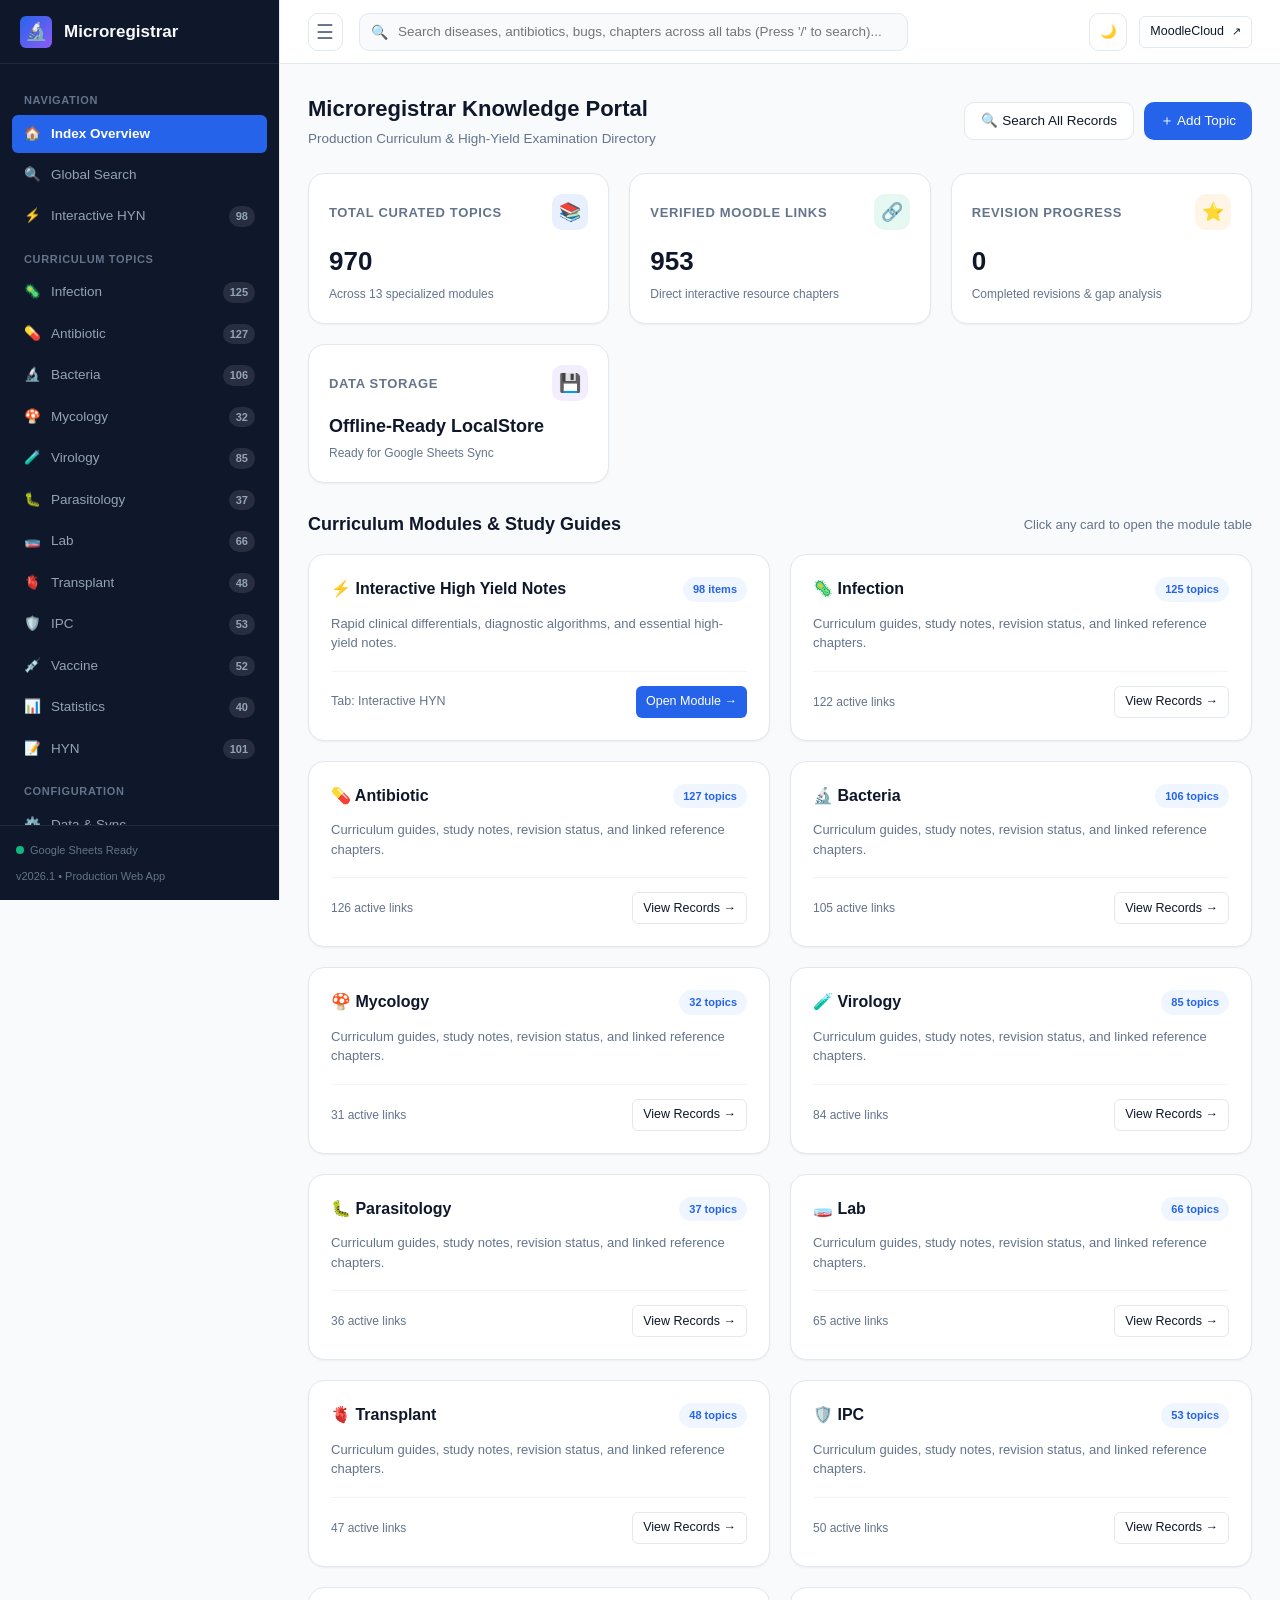
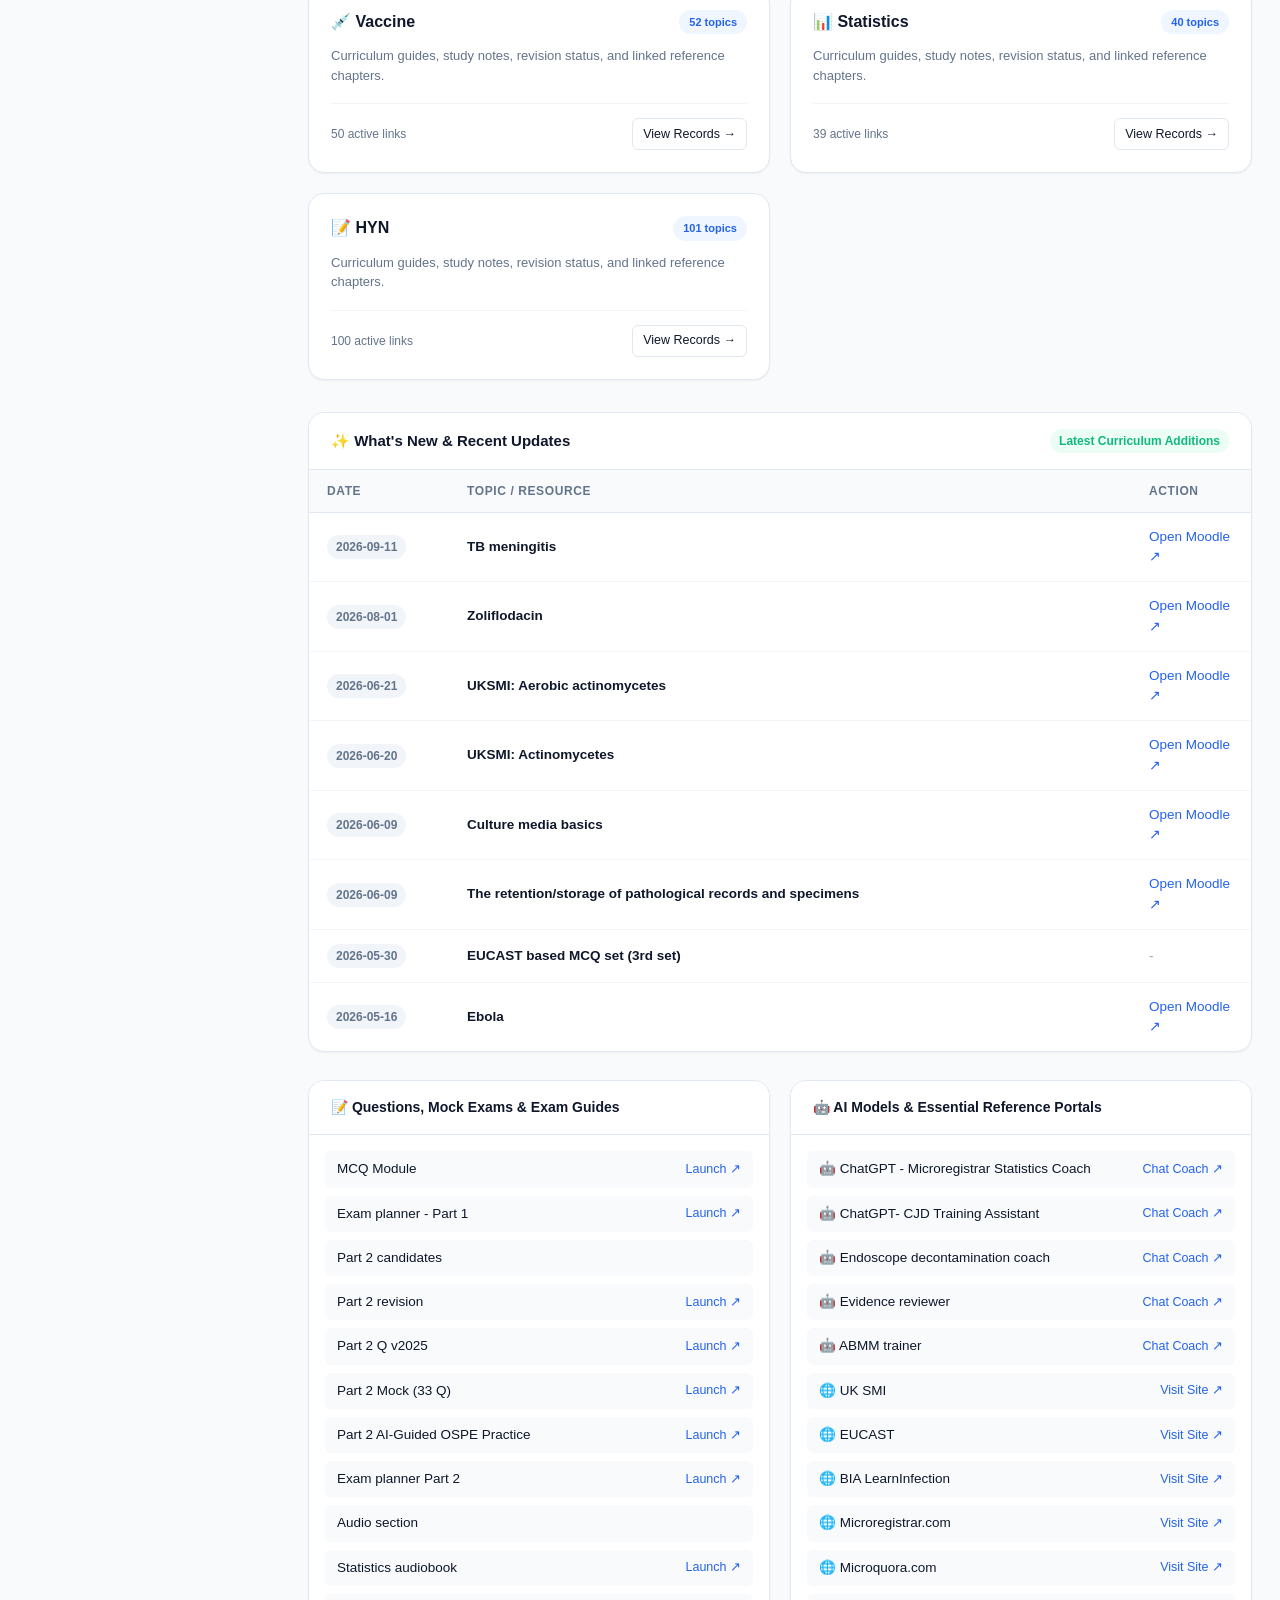
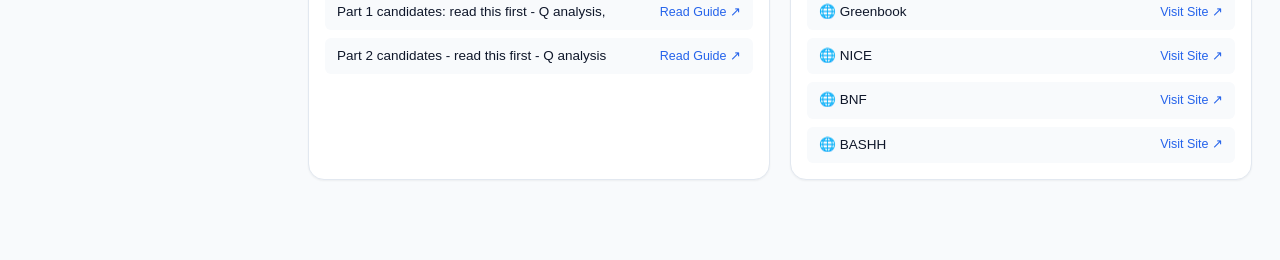
<file: index.html>
<!DOCTYPE html>
<html lang="en" data-theme="light">
<head>
  <meta charset="UTF-8">
  <meta name="viewport" content="width=device-width, initial-scale=1.0">
  <title>Microregistrar Knowledge Portal | Curriculum & Study Directory</title>
  
  <!-- Modern clean typography & reset -->
  <link rel="stylesheet" href="assets/css/style.css">
  <link rel="icon" href="data:image/svg+xml,<svg xmlns=%22http://www.w3.org/2000/svg%22 viewBox=%220 0 100 100%22><text y=%22.9em%22 font-size=%2290%22>🔬</text></svg>">
</head>
<body>
  <div class="app-container" id="app">
    
    <!-- Sidebar Navigation -->
    <aside class="sidebar" id="sidebar">
      <div class="sidebar-header">
        <a href="#index" class="brand">
          <div class="brand-icon">🔬</div>
          <span>Microregistrar</span>
        </a>
        <button class="sidebar-close" id="sidebar-close" aria-label="Close sidebar">✕</button>
      </div>

      <nav class="sidebar-nav" id="sidebar-nav">
        <!-- Generated dynamically in app.js -->
      </nav>

      <div class="sidebar-footer">
        <div class="storage-status">
          <span class="status-dot"></span>
          <span>Google Sheets Ready</span>
        </div>
        <div style="font-size: 11px; color: #64748b; line-height: 1.4;">
          v2026.1 • Production Web App
        </div>
      </div>
    </aside>

    <!-- Main Content Wrapper -->
    <div class="main-wrapper">
      
      <!-- Top Header -->
      <header class="top-header">
        <div class="header-left">
          <button class="sidebar-toggle btn-icon" id="sidebar-toggle" aria-label="Toggle navigation">☰</button>
          <div class="global-search-container">
            <span class="search-icon">🔍</span>
            <input type="text" id="global-search" class="global-search-input" placeholder="Search diseases, antibiotics, bugs, chapters across all tabs (Press '/' to search)...">
          </div>
        </div>

        <div class="header-right">
          <button id="theme-toggle-btn" class="btn-icon" title="Toggle Dark Mode" aria-label="Toggle Dark Mode">🌙</button>
          <a href="https://microregistrar.moodlecloud.com/" target="_blank" rel="noopener noreferrer" class="btn btn-secondary btn-sm">
            <span>MoodleCloud</span>
            <span style="font-size: 11px;">↗</span>
          </a>
        </div>
      </header>

      <!-- Dynamic Page Container -->
      <main class="page-content" id="page-container">
        <div class="state-box">
          <div class="spinner"></div>
          <div class="state-title">Loading Curriculum Directory...</div>
        </div>
      </main>

    </div>
  </div>

  <!-- Reusable Add / Edit Record Modal -->
  <div class="modal-backdrop" id="modal-backdrop">
    <div class="modal-card">
      <div class="modal-header">
        <h3 class="modal-title" id="modal-title">Record Form</h3>
        <button class="modal-close" data-close-modal aria-label="Close modal">✕</button>
      </div>
      <div class="modal-body" id="modal-form-container">
        <!-- Form elements populated dynamically -->
      </div>
      <div class="modal-footer">
        <button type="button" class="btn btn-secondary" data-close-modal>Cancel</button>
        <button type="button" class="btn btn-primary" id="modal-submit-btn">Save Changes</button>
      </div>
    </div>
  </div>

  <!-- Scripts: Initial Data -> Data Access Layer -> UI Controller -->
  <script src="assets/js/initial_data.js"></script>
  <script src="assets/js/data_store.js"></script>
  <script src="assets/js/app.js"></script>
</body>
</html>
</file>
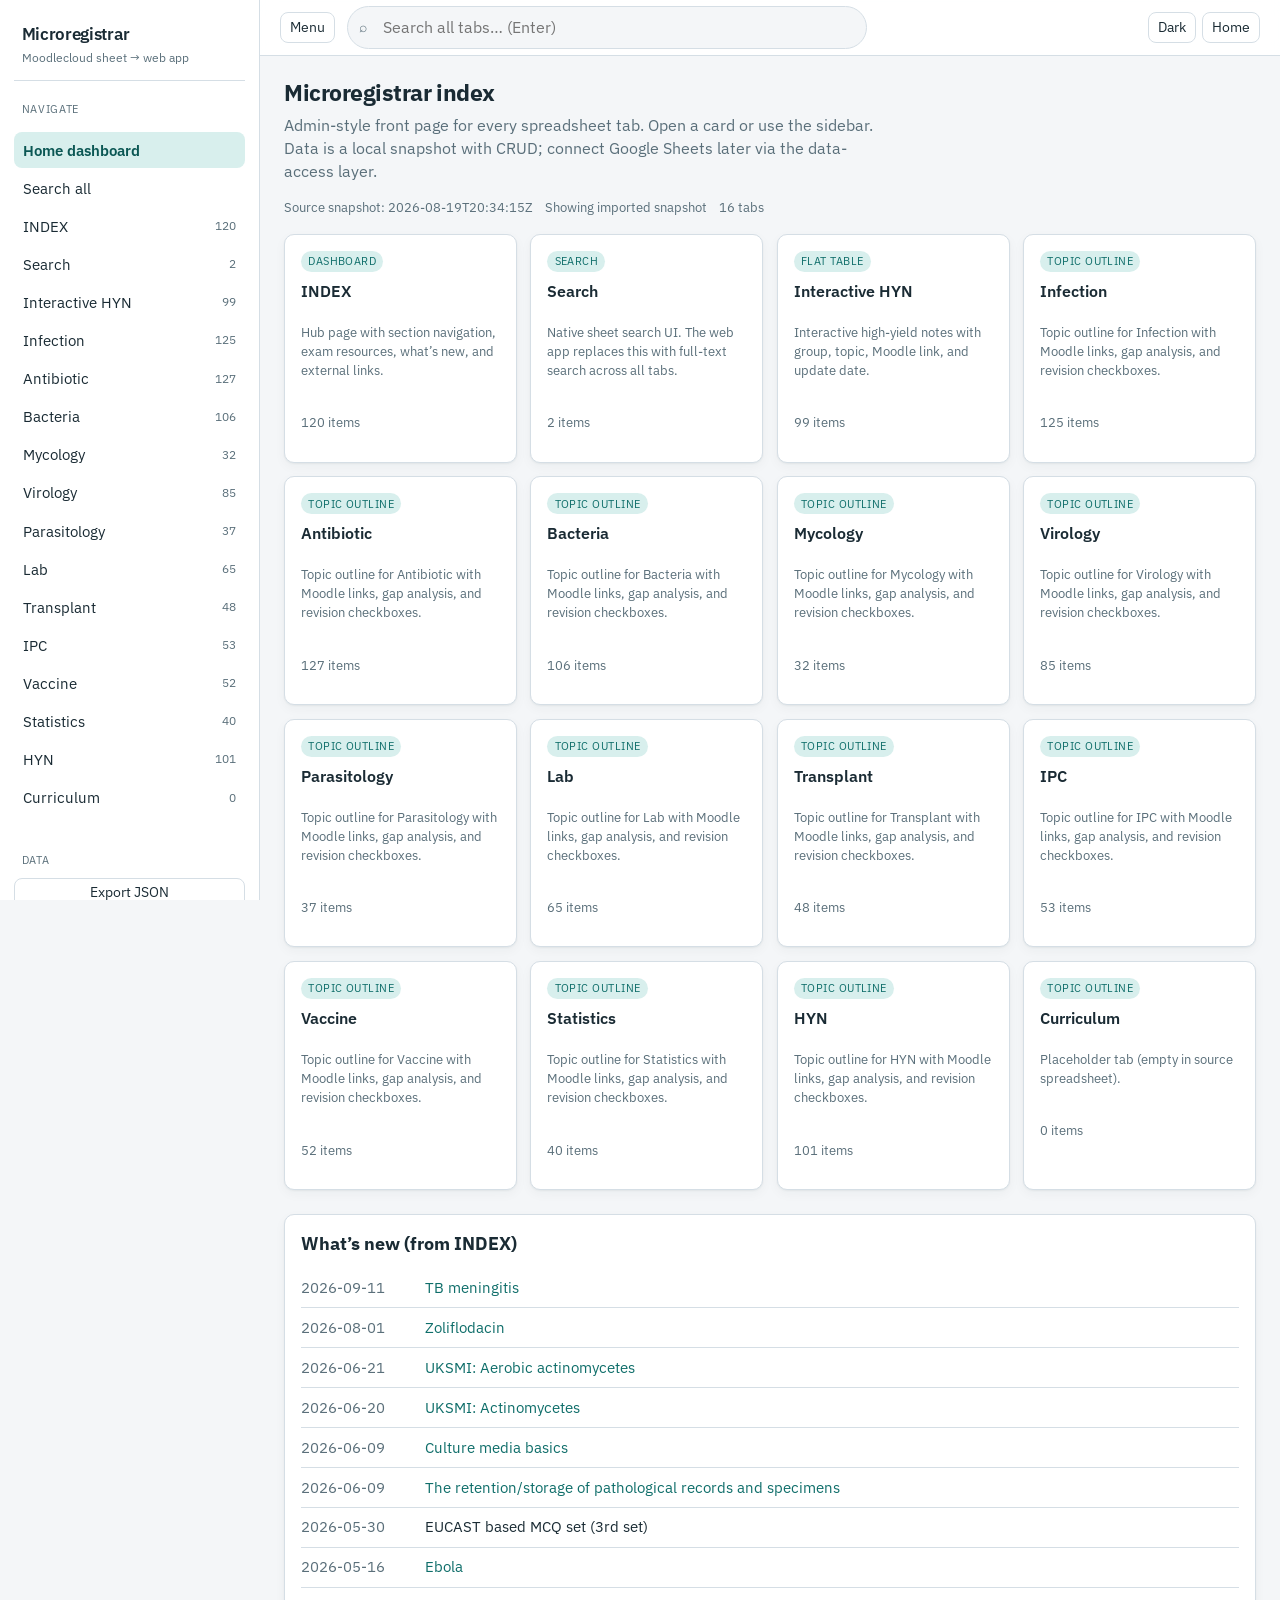
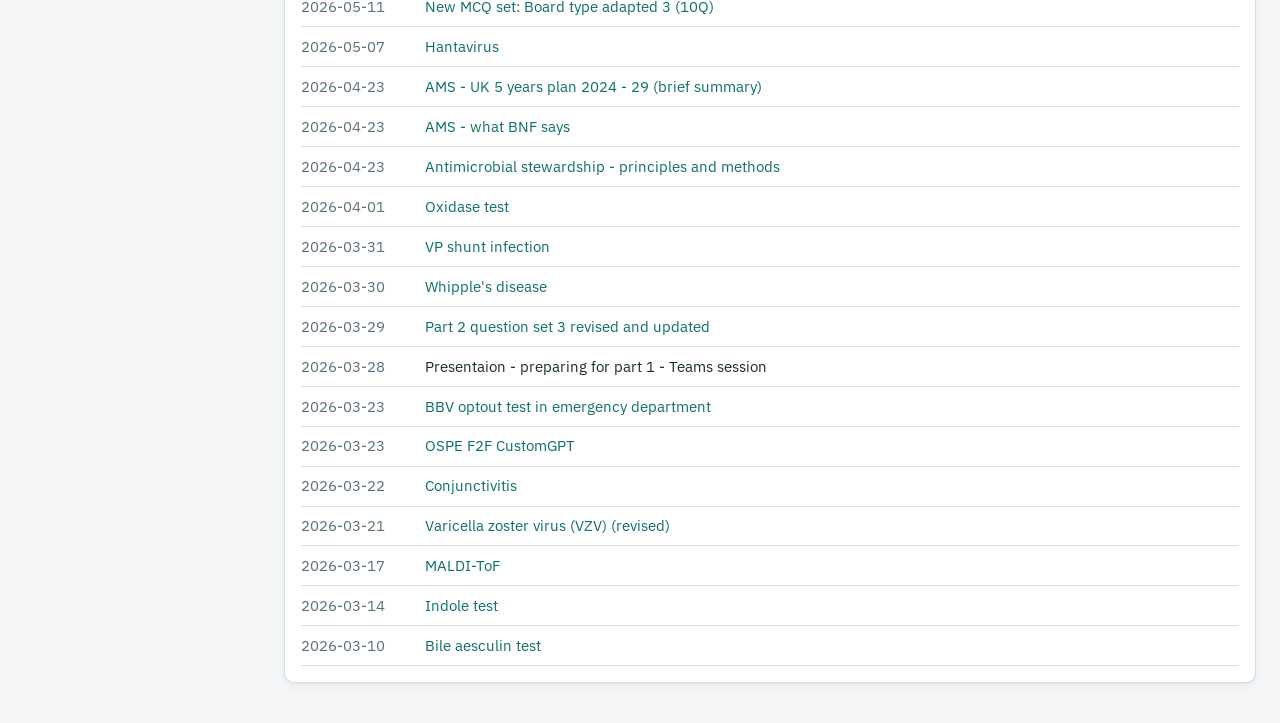
<file: app/index.html>
<!DOCTYPE html>
<html lang="en">
  <head>
    <meta charset="utf-8" />
    <meta name="viewport" content="width=device-width, initial-scale=1" />
    <title>Microregistrar Sheet App</title>
    <link rel="preconnect" href="https://fonts.googleapis.com" />
    <link rel="preconnect" href="https://fonts.gstatic.com" crossorigin />
    <link
      href="https://fonts.googleapis.com/css2?family=IBM+Plex+Mono:wght@400;500&family=IBM+Plex+Sans:wght@400;500;600;700&display=swap"
      rel="stylesheet"
    />
    <link rel="stylesheet" href="./css/styles.css" />
  </head>
  <body>
    <div class="app-shell">
      <div id="nav-overlay" class="mobile-nav-overlay" hidden></div>
      <aside class="sidebar" id="sidebar" aria-label="Primary">
        <div class="brand">
          <div class="brand-title">Microregistrar</div>
          <div class="brand-sub">Moodlecloud sheet → web app</div>
        </div>
        <div class="nav-section-label">Navigate</div>
        <ul class="nav-list" id="nav-list"></ul>
        <div class="sidebar-footer">
          <div class="nav-section-label">Data</div>
          <button class="btn btn-sm" type="button" id="export-json">Export JSON</button>
          <label class="btn btn-sm" for="import-json">Import JSON</label>
          <input id="import-json" type="file" accept="application/json,.json" hidden />
          <button class="btn btn-sm btn-danger" type="button" id="reset-data">Reset snapshot</button>
        </div>
      </aside>

      <div class="main">
        <header class="topbar">
          <button class="btn btn-sm menu-toggle" type="button" id="menu-toggle" aria-label="Open menu">Menu</button>
          <div class="search-wrap">
            <span class="search-icon" aria-hidden="true">⌕</span>
            <input
              id="global-search"
              type="search"
              placeholder="Search all tabs… (Enter)"
              aria-label="Search all tabs"
            />
          </div>
          <div class="topbar-actions">
            <button class="btn btn-sm" type="button" id="theme-toggle">Dark</button>
            <a class="btn btn-sm" href="#/">Home</a>
          </div>
        </header>
        <main class="content" id="content" aria-live="polite"></main>
      </div>
    </div>

    <div class="modal-backdrop" id="modal-backdrop" hidden>
      <div class="modal" role="dialog" aria-modal="true" aria-labelledby="modal-title">
        <h2 id="modal-title">Edit</h2>
        <div id="modal-body"></div>
        <div class="modal-actions">
          <button class="btn" type="button" id="modal-cancel">Cancel</button>
          <button class="btn btn-primary" type="button" id="modal-save">Save</button>
        </div>
      </div>
    </div>

    <div class="toast" id="toast" role="status"></div>

    <script src="./js/data-access.js"></script>
    <script src="./js/app.js"></script>
  </body>
</html>
</file>
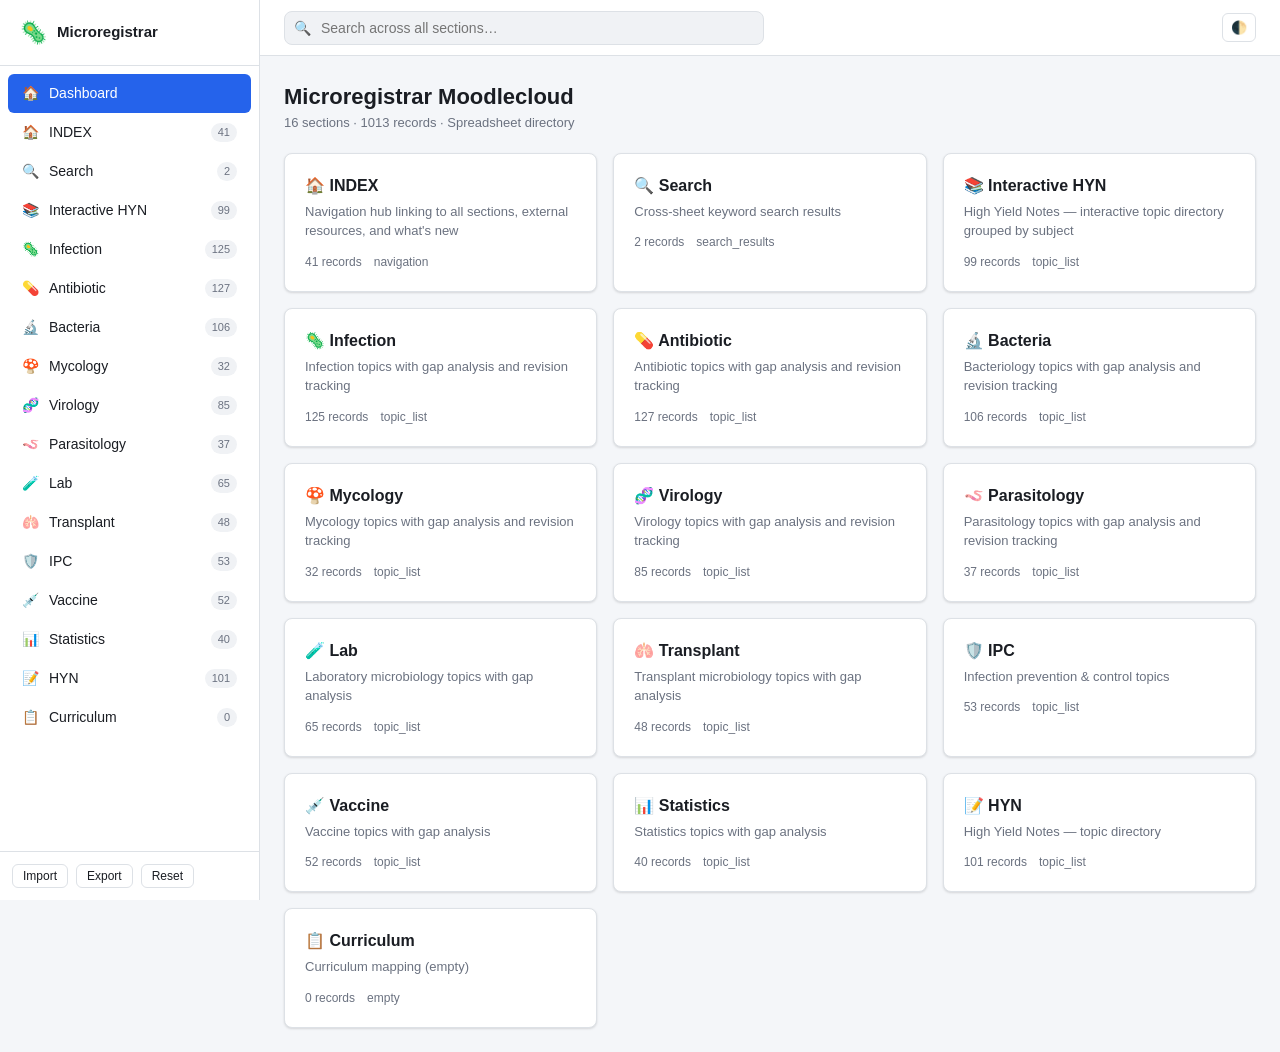
<file: microregistrar-app/index.html>
<!DOCTYPE html>
<html lang="en">
<head>
  <meta charset="UTF-8">
  <meta name="viewport" content="width=device-width, initial-scale=1.0">
  <title>Microregistrar Moodlecloud</title>
  <link rel="stylesheet" href="css/styles.css">
</head>
<body>
  <div class="app-shell">
    <aside class="sidebar" id="sidebar">
      <div class="sidebar-header">
        <span class="logo">🦠</span>
        <span>Microregistrar</span>
      </div>
      <nav class="sidebar-nav" id="sidebar-nav"></nav>
      <div class="sidebar-footer">
        <button class="btn btn-sm" id="btn-import" title="Import JSON">Import</button>
        <button class="btn btn-sm" id="btn-export" title="Export JSON">Export</button>
        <button class="btn btn-sm" id="btn-reset" title="Reset to seed data">Reset</button>
      </div>
    </aside>

    <div class="main">
      <header class="topbar">
        <button class="menu-toggle" id="menu-toggle" aria-label="Toggle menu">☰</button>
        <div class="search-bar">
          <input type="search" id="global-search" placeholder="Search across all sections…" autocomplete="off">
        </div>
        <div class="topbar-actions">
          <button class="btn btn-icon" id="theme-toggle" title="Toggle dark mode" aria-label="Toggle theme">🌓</button>
        </div>
      </header>
      <main class="content" id="page-content">
        <div class="loading"><div class="spinner"></div><p>Loading…</p></div>
      </main>
    </div>
  </div>

  <script src="js/data-store.js"></script>
  <script src="js/app.js"></script>
</body>
</html>
</file>
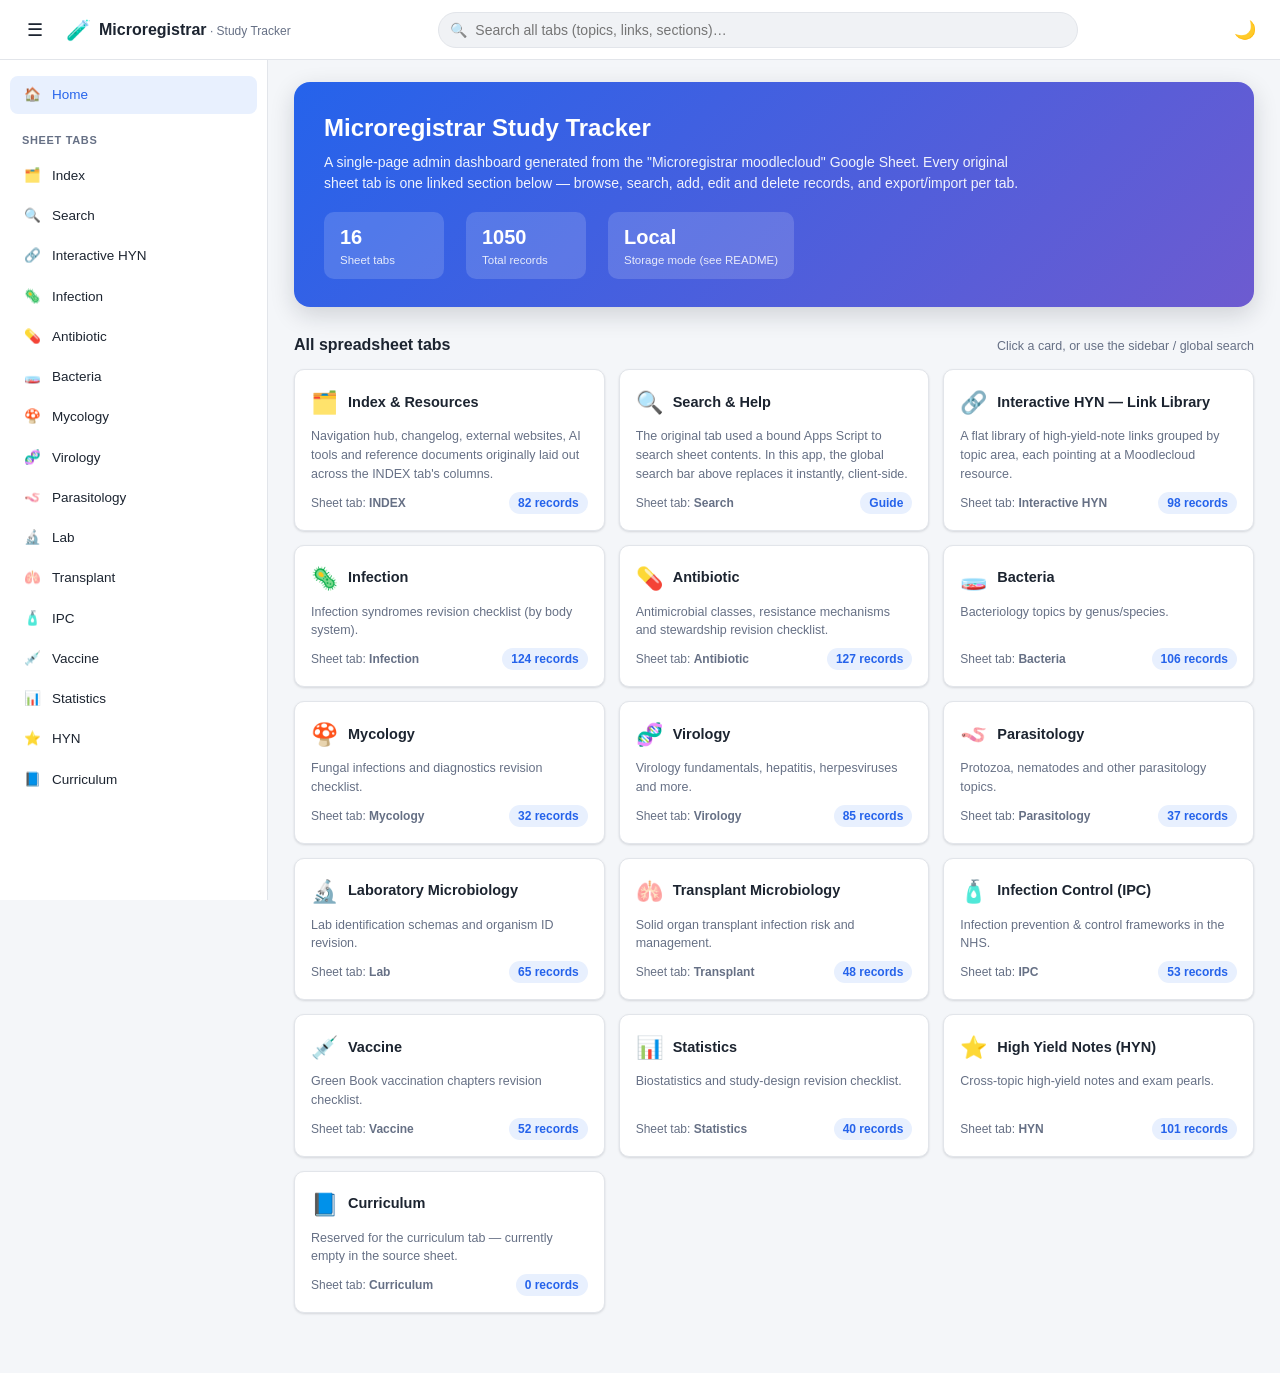
<file: webapp/index.html>
<!DOCTYPE html>
<html lang="en" data-theme="light">
<head>
  <meta charset="UTF-8" />
  <meta name="viewport" content="width=device-width, initial-scale=1.0" />
  <title>Microregistrar Study Tracker</title>
  <meta name="description" content="Admin dashboard generated from the Microregistrar moodlecloud Google Sheet." />
  <link rel="icon" href="data:image/svg+xml,%3Csvg xmlns='http://www.w3.org/2000/svg' viewBox='0 0 100 100'%3E%3Ctext y='.9em' font-size='90'%3E%F0%9F%A6%A0%3C/text%3E%3C/svg%3E" />
  <link rel="stylesheet" href="styles.css" />
</head>
<body>
  <div id="app">
    <header class="topbar">
      <button id="sidebarToggle" class="icon-btn" aria-label="Toggle navigation menu">&#9776;</button>
      <a href="#/home" class="brand">
        <span class="brand-emoji">&#129514;</span>
        <span>Microregistrar<span class="brand-sub"> &middot; Study Tracker</span></span>
      </a>
      <div class="global-search">
        <input id="globalSearchInput" type="search" autocomplete="off" placeholder="Search all tabs (topics, links, sections)&hellip;" aria-label="Search all tabs" />
        <div id="globalSearchResults" class="search-results" hidden></div>
      </div>
      <div class="topbar-actions">
        <button id="themeToggle" class="icon-btn" aria-label="Toggle dark mode" title="Toggle dark mode">&#127775;</button>
      </div>
    </header>

    <div class="layout">
      <div id="sidebarOverlay" class="sidebar-overlay"></div>
      <nav id="sidebar" class="sidebar">
        <a href="#/home" class="nav-link" data-route="home"><span class="nl-icon">&#127968;</span><span>Home</span></a>
        <div class="nav-section-label">Sheet Tabs</div>
        <div id="sidebarTabs"></div>
      </nav>
      <main id="mainContent" class="main-content" aria-live="polite"></main>
    </div>
  </div>

  <div id="modalRoot"></div>
  <div id="toastRoot" class="toast-root"></div>

  <script src="data/seed-data.js"></script>
  <script src="js/tabs-config.js"></script>
  <script src="js/data-layer.js"></script>
  <script src="js/app.js"></script>
</body>
</html>
</file>
<file: assets/css/style.css>
/* Modern Admin Dashboard Styles for Microregistrar Portal */
:root {
  --primary: #2563eb;
  --primary-hover: #1d4ed8;
  --primary-light: #eff6ff;
  --primary-focus: rgba(37, 99, 235, 0.2);
  
  --success: #10b981;
  --success-light: #ecfdf5;
  --warning: #f59e0b;
  --warning-light: #fffbeb;
  --danger: #ef4444;
  --danger-hover: #dc2626;
  --danger-light: #fef2f2;
  
  --bg-app: #f8fafc;
  --bg-surface: #ffffff;
  --bg-sidebar: #0f172a;
  --bg-sidebar-hover: #1e293b;
  --bg-sidebar-active: #334155;
  --text-sidebar: #94a3b8;
  --text-sidebar-bright: #f8fafc;
  
  --text-main: #0f172a;
  --text-muted: #64748b;
  --text-light: #94a3b8;
  
  --border-color: #e2e8f0;
  --border-light: #f1f5f9;
  
  --radius-sm: 6px;
  --radius-md: 10px;
  --radius-lg: 16px;
  --radius-full: 9999px;
  
  --shadow-sm: 0 1px 2px 0 rgba(0, 0, 0, 0.05);
  --shadow-md: 0 4px 6px -1px rgba(0, 0, 0, 0.1), 0 2px 4px -1px rgba(0, 0, 0, 0.06);
  --shadow-lg: 0 10px 15px -3px rgba(0, 0, 0, 0.1), 0 4px 6px -2px rgba(0, 0, 0, 0.05);
  --shadow-xl: 0 20px 25px -5px rgba(0, 0, 0, 0.1), 0 10px 10px -5px rgba(0, 0, 0, 0.04);
  
  --sidebar-width: 280px;
  --header-height: 64px;
  --transition: all 0.2s cubic-bezier(0.4, 0, 0.2, 1);
}

[data-theme="dark"] {
  --primary: #3b82f6;
  --primary-hover: #60a5fa;
  --primary-light: #1e293b;
  --primary-focus: rgba(59, 130, 246, 0.3);
  
  --bg-app: #090d16;
  --bg-surface: #111827;
  --bg-sidebar: #0b0f19;
  --bg-sidebar-hover: #1f2937;
  --bg-sidebar-active: #374151;
  --text-sidebar: #9ca3af;
  --text-sidebar-bright: #f9fafb;
  
  --text-main: #f3f4f6;
  --text-muted: #9ca3af;
  --text-light: #6b7280;
  
  --border-color: #1f2937;
  --border-light: #18202f;
  
  --shadow-sm: 0 1px 2px 0 rgba(0, 0, 0, 0.3);
  --shadow-md: 0 4px 6px -1px rgba(0, 0, 0, 0.4);
  --shadow-lg: 0 10px 15px -3px rgba(0, 0, 0, 0.5);
  --shadow-xl: 0 20px 25px -5px rgba(0, 0, 0, 0.6);
}

/* Base styles */
* {
  box-sizing: border-box;
  margin: 0;
  padding: 0;
}

body {
  font-family: -apple-system, BlinkMacSystemFont, "Segoe UI", Roboto, "Helvetica Neue", Arial, sans-serif;
  background-color: var(--bg-app);
  color: var(--text-main);
  line-height: 1.5;
  font-size: 14px;
  min-height: 100vh;
  display: flex;
  overflow-x: hidden;
}

a {
  color: var(--primary);
  text-decoration: none;
  transition: var(--transition);
}

a:hover {
  text-decoration: underline;
}

button {
  font-family: inherit;
  cursor: pointer;
  border: none;
  background: none;
  outline: none;
}

/* App Layout */
.app-container {
  display: flex;
  width: 100%;
  min-height: 100vh;
}

/* Sidebar */
.sidebar {
  width: var(--sidebar-width);
  background-color: var(--bg-sidebar);
  color: var(--text-sidebar);
  display: flex;
  flex-direction: column;
  flex-shrink: 0;
  height: 100vh;
  position: sticky;
  top: 0;
  z-index: 40;
  transition: transform 0.3s ease;
  border-right: 1px solid var(--border-color);
}

.sidebar-header {
  height: var(--header-height);
  display: flex;
  align-items: center;
  justify-content: space-between;
  padding: 0 20px;
  border-bottom: 1px solid rgba(255, 255, 255, 0.08);
}

.brand {
  display: flex;
  align-items: center;
  gap: 12px;
  font-weight: 700;
  font-size: 17px;
  color: var(--text-sidebar-bright);
  text-decoration: none;
}

.brand-icon {
  width: 32px;
  height: 32px;
  background: linear-gradient(135deg, var(--primary), #8b5cf6);
  border-radius: var(--radius-sm);
  display: flex;
  align-items: center;
  justify-content: center;
  color: white;
  font-size: 18px;
}

.sidebar-close {
  display: none;
  color: var(--text-sidebar);
  padding: 6px;
  font-size: 20px;
}

.sidebar-nav {
  flex: 1;
  overflow-y: auto;
  padding: 16px 12px;
}

.sidebar-section-title {
  font-size: 11px;
  text-transform: uppercase;
  letter-spacing: 0.06em;
  font-weight: 700;
  color: #64748b;
  padding: 12px 12px 6px 12px;
}

.nav-item {
  display: flex;
  align-items: center;
  justify-content: space-between;
  gap: 10px;
  padding: 9px 12px;
  color: var(--text-sidebar);
  border-radius: var(--radius-sm);
  margin-bottom: 3px;
  font-weight: 500;
  font-size: 13.5px;
  transition: var(--transition);
  text-decoration: none;
}

.nav-item:hover {
  background-color: var(--bg-sidebar-hover);
  color: var(--text-sidebar-bright);
  text-decoration: none;
}

.nav-item.active {
  background-color: var(--primary);
  color: #ffffff;
  font-weight: 600;
}

.nav-item-left {
  display: flex;
  align-items: center;
  gap: 10px;
  overflow: hidden;
  text-overflow: ellipsis;
  white-space: nowrap;
}

.nav-badge {
  font-size: 11px;
  padding: 2px 7px;
  border-radius: var(--radius-full);
  background: rgba(255, 255, 255, 0.1);
  color: inherit;
  font-weight: 600;
}

.nav-item.active .nav-badge {
  background: rgba(255, 255, 255, 0.25);
}

.sidebar-footer {
  padding: 16px;
  border-top: 1px solid rgba(255, 255, 255, 0.08);
  display: flex;
  flex-direction: column;
  gap: 10px;
}

.storage-status {
  font-size: 11px;
  display: flex;
  align-items: center;
  gap: 6px;
  color: #64748b;
}

.status-dot {
  width: 8px;
  height: 8px;
  border-radius: 50%;
  background-color: var(--success);
}

/* Main Content Area */
.main-wrapper {
  flex: 1;
  display: flex;
  flex-direction: column;
  min-width: 0;
  min-height: 100vh;
}

/* Header */
.top-header {
  height: var(--header-height);
  background-color: var(--bg-surface);
  border-bottom: 1px solid var(--border-color);
  display: flex;
  align-items: center;
  justify-content: space-between;
  padding: 0 28px;
  position: sticky;
  top: 0;
  z-index: 30;
}

.header-left {
  display: flex;
  align-items: center;
  gap: 16px;
  flex: 1;
  max-width: 600px;
}

.sidebar-toggle {
  display: none;
  font-size: 20px;
  color: var(--text-muted);
  padding: 6px;
}

.global-search-container {
  position: relative;
  width: 100%;
}

.search-icon {
  position: absolute;
  left: 12px;
  top: 50%;
  transform: translateY(-50%);
  color: var(--text-light);
  pointer-events: none;
}

.global-search-input {
  width: 100%;
  height: 38px;
  padding: 0 14px 0 38px;
  border: 1px solid var(--border-color);
  background-color: var(--bg-app);
  color: var(--text-main);
  border-radius: var(--radius-md);
  font-size: 13.5px;
  transition: var(--transition);
}

.global-search-input:focus {
  background-color: var(--bg-surface);
  border-color: var(--primary);
  box-shadow: 0 0 0 3px var(--primary-focus);
}

.header-right {
  display: flex;
  align-items: center;
  gap: 12px;
}

.btn {
  display: inline-flex;
  align-items: center;
  justify-content: center;
  gap: 8px;
  padding: 8px 16px;
  font-size: 13.5px;
  font-weight: 500;
  border-radius: var(--radius-md);
  transition: var(--transition);
  height: 38px;
  white-space: nowrap;
}

.btn-sm {
  height: 32px;
  padding: 4px 10px;
  font-size: 12.5px;
  border-radius: var(--radius-sm);
}

.btn-primary {
  background-color: var(--primary);
  color: #ffffff;
}

.btn-primary:hover {
  background-color: var(--primary-hover);
  text-decoration: none;
  color: #ffffff;
}

.btn-secondary {
  background-color: var(--bg-surface);
  border: 1px solid var(--border-color);
  color: var(--text-main);
}

.btn-secondary:hover {
  background-color: var(--border-light);
}

.btn-outline {
  border: 1px solid var(--border-color);
  color: var(--text-muted);
}

.btn-outline:hover {
  background-color: var(--border-light);
  color: var(--text-main);
}

.btn-danger {
  background-color: var(--danger);
  color: #ffffff;
}

.btn-danger:hover {
  background-color: var(--danger-hover);
}

.btn-icon {
  width: 38px;
  height: 38px;
  padding: 0;
  border-radius: var(--radius-md);
  border: 1px solid var(--border-color);
  background-color: var(--bg-surface);
  color: var(--text-muted);
  display: inline-flex;
  align-items: center;
  justify-content: center;
}

.btn-icon:hover {
  color: var(--text-main);
  background-color: var(--border-light);
}

/* Page Content */
.page-content {
  flex: 1;
  padding: 28px;
}

.page-header {
  margin-bottom: 24px;
  display: flex;
  align-items: center;
  justify-content: space-between;
  flex-wrap: wrap;
  gap: 16px;
}

.page-title-group h1 {
  font-size: 22px;
  font-weight: 700;
  color: var(--text-main);
}

.page-subtitle {
  color: var(--text-muted);
  font-size: 13.5px;
  margin-top: 4px;
}

/* Dashboard Cards Grid */
.dashboard-grid {
  display: grid;
  grid-template-columns: repeat(auto-fill, minmax(280px, 1fr));
  gap: 20px;
  margin-bottom: 28px;
}

.stat-card {
  background-color: var(--bg-surface);
  border: 1px solid var(--border-color);
  border-radius: var(--radius-lg);
  padding: 20px;
  box-shadow: var(--shadow-sm);
  display: flex;
  flex-direction: column;
  justify-content: space-between;
  transition: var(--transition);
}

.stat-card:hover {
  box-shadow: var(--shadow-md);
  transform: translateY(-2px);
}

.stat-header {
  display: flex;
  align-items: center;
  justify-content: space-between;
  margin-bottom: 12px;
}

.stat-title {
  font-size: 13px;
  font-weight: 600;
  color: var(--text-muted);
  text-transform: uppercase;
  letter-spacing: 0.05em;
}

.stat-icon {
  width: 36px;
  height: 36px;
  border-radius: var(--radius-md);
  display: flex;
  align-items: center;
  justify-content: center;
  font-size: 18px;
}

.stat-value {
  font-size: 26px;
  font-weight: 700;
  color: var(--text-main);
}

.stat-desc {
  font-size: 12px;
  color: var(--text-muted);
  margin-top: 4px;
}

/* Section Cards / Tab Index Cards */
.section-grid {
  display: grid;
  grid-template-columns: repeat(auto-fill, minmax(320px, 1fr));
  gap: 20px;
  margin-bottom: 32px;
}

.tab-card {
  background-color: var(--bg-surface);
  border: 1px solid var(--border-color);
  border-radius: var(--radius-lg);
  padding: 22px;
  box-shadow: var(--shadow-sm);
  display: flex;
  flex-direction: column;
  justify-content: space-between;
  transition: var(--transition);
  position: relative;
  overflow: hidden;
}

.tab-card:hover {
  border-color: var(--primary);
  box-shadow: var(--shadow-md);
  transform: translateY(-2px);
}

.tab-card-header {
  display: flex;
  align-items: flex-start;
  justify-content: space-between;
  gap: 12px;
  margin-bottom: 12px;
}

.tab-card-title {
  font-size: 16px;
  font-weight: 600;
  color: var(--text-main);
}

.tab-card-badge {
  padding: 4px 10px;
  background-color: var(--primary-light);
  color: var(--primary);
  border-radius: var(--radius-full);
  font-size: 11px;
  font-weight: 600;
}

.tab-card-desc {
  font-size: 13px;
  color: var(--text-muted);
  margin-bottom: 18px;
  flex: 1;
}

.tab-card-footer {
  display: flex;
  align-items: center;
  justify-content: space-between;
  padding-top: 14px;
  border-top: 1px solid var(--border-light);
  font-size: 12.5px;
}

/* Table / View Container */
.content-card {
  background-color: var(--bg-surface);
  border: 1px solid var(--border-color);
  border-radius: var(--radius-lg);
  box-shadow: var(--shadow-sm);
  overflow: hidden;
  margin-bottom: 24px;
}

.card-header {
  padding: 16px 22px;
  border-bottom: 1px solid var(--border-color);
  display: flex;
  align-items: center;
  justify-content: space-between;
  flex-wrap: wrap;
  gap: 14px;
  background-color: var(--bg-surface);
}

.table-controls {
  display: flex;
  align-items: center;
  gap: 12px;
  flex-wrap: wrap;
  flex: 1;
}

.table-search {
  position: relative;
  min-width: 240px;
  flex: 1;
  max-width: 360px;
}

.table-filter-select {
  height: 36px;
  padding: 0 12px;
  border: 1px solid var(--border-color);
  background-color: var(--bg-app);
  color: var(--text-main);
  border-radius: var(--radius-md);
  font-size: 13px;
  outline: none;
}

.table-filter-select:focus {
  border-color: var(--primary);
}

/* Responsive Table */
.table-responsive {
  width: 100%;
  overflow-x: auto;
}

.data-table {
  width: 100%;
  border-collapse: collapse;
  text-align: left;
  font-size: 13.5px;
}

.data-table th {
  background-color: var(--bg-app);
  color: var(--text-muted);
  font-weight: 600;
  padding: 12px 18px;
  border-bottom: 1px solid var(--border-color);
  white-space: nowrap;
  font-size: 12px;
  text-transform: uppercase;
  letter-spacing: 0.05em;
  user-select: none;
}

.data-table th.sortable {
  cursor: pointer;
}

.data-table th.sortable:hover {
  color: var(--text-main);
}

.data-table td {
  padding: 14px 18px;
  border-bottom: 1px solid var(--border-light);
  color: var(--text-main);
  vertical-align: middle;
}

.data-table tr:last-child td {
  border-bottom: none;
}

.data-table tbody tr:hover {
  background-color: var(--primary-light);
}

.data-table tr.section-header-row {
  background-color: var(--bg-app);
  font-weight: 700;
}

.data-table tr.section-header-row td {
  padding: 10px 18px;
  color: var(--text-muted);
  font-size: 12.5px;
  text-transform: uppercase;
  letter-spacing: 0.04em;
}

/* Hyperlinks in table */
.resource-link {
  display: inline-flex;
  align-items: center;
  gap: 6px;
  color: var(--primary);
  font-weight: 500;
  word-break: break-word;
}

.resource-link:hover {
  text-decoration: underline;
}

.external-icon {
  font-size: 12px;
  flex-shrink: 0;
  opacity: 0.7;
}

/* Status Badges */
.badge {
  display: inline-flex;
  align-items: center;
  gap: 5px;
  padding: 3px 9px;
  border-radius: var(--radius-full);
  font-size: 12px;
  font-weight: 600;
}

.badge-success {
  background-color: var(--success-light);
  color: var(--success);
}

.badge-warning {
  background-color: var(--warning-light);
  color: var(--warning);
}

.badge-muted {
  background-color: var(--border-light);
  color: var(--text-muted);
}

.checkbox-toggle {
  width: 18px;
  height: 18px;
  accent-color: var(--primary);
  cursor: pointer;
}

/* Empty, Loading, and Error States */
.state-box {
  padding: 48px 24px;
  text-align: center;
  display: flex;
  flex-direction: column;
  align-items: center;
  justify-content: center;
}

.state-icon {
  font-size: 44px;
  margin-bottom: 14px;
  color: var(--text-light);
}

.state-title {
  font-size: 17px;
  font-weight: 600;
  color: var(--text-main);
  margin-bottom: 6px;
}

.state-desc {
  font-size: 13.5px;
  color: var(--text-muted);
  max-width: 420px;
  margin-bottom: 18px;
}

.spinner {
  width: 36px;
  height: 36px;
  border: 3px solid var(--border-color);
  border-top-color: var(--primary);
  border-radius: 50%;
  animation: spin 0.8s linear infinite;
  margin-bottom: 16px;
}

@keyframes spin {
  to { transform: rotate(360deg); }
}

/* Modals */
.modal-backdrop {
  position: fixed;
  top: 0;
  left: 0;
  right: 0;
  bottom: 0;
  background: rgba(15, 23, 42, 0.65);
  backdrop-filter: blur(4px);
  z-index: 100;
  display: flex;
  align-items: center;
  justify-content: center;
  padding: 20px;
  opacity: 0;
  pointer-events: none;
  transition: opacity 0.2s ease;
}

.modal-backdrop.show {
  opacity: 1;
  pointer-events: auto;
}

.modal-card {
  background-color: var(--bg-surface);
  border: 1px solid var(--border-color);
  border-radius: var(--radius-lg);
  box-shadow: var(--shadow-xl);
  width: 100%;
  max-width: 580px;
  max-height: 90vh;
  display: flex;
  flex-direction: column;
  transform: scale(0.96);
  transition: transform 0.2s ease;
  overflow: hidden;
}

.modal-backdrop.show .modal-card {
  transform: scale(1);
}

.modal-header {
  padding: 18px 24px;
  border-bottom: 1px solid var(--border-color);
  display: flex;
  align-items: center;
  justify-content: space-between;
}

.modal-title {
  font-size: 17px;
  font-weight: 600;
  color: var(--text-main);
}

.modal-close {
  font-size: 20px;
  color: var(--text-muted);
  padding: 4px;
  border-radius: var(--radius-sm);
}

.modal-close:hover {
  color: var(--text-main);
  background-color: var(--border-light);
}

.modal-body {
  padding: 24px;
  overflow-y: auto;
  flex: 1;
}

.modal-footer {
  padding: 16px 24px;
  border-top: 1px solid var(--border-color);
  display: flex;
  align-items: center;
  justify-content: flex-end;
  gap: 12px;
  background-color: var(--bg-surface);
}

/* Forms */
.form-group {
  margin-bottom: 18px;
}

.form-label {
  display: block;
  font-size: 13px;
  font-weight: 600;
  color: var(--text-main);
  margin-bottom: 6px;
}

.form-label .required {
  color: var(--danger);
  margin-left: 2px;
}

.form-control {
  width: 100%;
  height: 40px;
  padding: 0 14px;
  border: 1px solid var(--border-color);
  background-color: var(--bg-app);
  color: var(--text-main);
  border-radius: var(--radius-md);
  font-size: 13.5px;
  outline: none;
  transition: var(--transition);
}

.form-control:focus {
  border-color: var(--primary);
  background-color: var(--bg-surface);
  box-shadow: 0 0 0 3px var(--primary-focus);
}

textarea.form-control {
  height: auto;
  min-height: 80px;
  padding: 10px 14px;
}

.form-hint {
  font-size: 12px;
  color: var(--text-muted);
  margin-top: 4px;
}

.form-row {
  display: grid;
  grid-template-columns: 1fr 1fr;
  gap: 16px;
}

/* Toast Notifications */
.toast-container {
  position: fixed;
  bottom: 24px;
  right: 24px;
  z-index: 200;
  display: flex;
  flex-direction: column;
  gap: 10px;
}

.toast {
  padding: 12px 18px;
  background-color: var(--bg-surface);
  color: var(--text-main);
  border: 1px solid var(--border-color);
  border-radius: var(--radius-md);
  box-shadow: var(--shadow-lg);
  display: flex;
  align-items: center;
  gap: 10px;
  font-size: 13.5px;
  font-weight: 500;
  animation: slideIn 0.3s ease;
  min-width: 260px;
}

.toast-success {
  border-left: 4px solid var(--success);
}

.toast-error {
  border-left: 4px solid var(--danger);
}

.toast-info {
  border-left: 4px solid var(--primary);
}

@keyframes slideIn {
  from { transform: translateX(100%); opacity: 0; }
  to { transform: translateX(0); opacity: 1; }
}

/* Quick Links Card in Index */
.quick-links-grid {
  display: grid;
  grid-template-columns: repeat(auto-fill, minmax(240px, 1fr));
  gap: 14px;
  margin-top: 14px;
}

.quick-link-item {
  display: flex;
  align-items: center;
  gap: 10px;
  padding: 12px 16px;
  background-color: var(--bg-surface);
  border: 1px solid var(--border-color);
  border-radius: var(--radius-md);
  color: var(--text-main);
  font-weight: 500;
  transition: var(--transition);
}

.quick-link-item:hover {
  border-color: var(--primary);
  background-color: var(--primary-light);
  text-decoration: none;
}

/* Responsive */
@media (max-width: 1024px) {
  .sidebar {
    position: fixed;
    transform: translateX(-100%);
    box-shadow: var(--shadow-xl);
  }
  
  .sidebar.open {
    transform: translateX(0);
  }
  
  .sidebar-close {
    display: block;
  }
  
  .sidebar-toggle {
    display: block;
  }
}

@media (max-width: 640px) {
  .page-content {
    padding: 16px;
  }
  
  .top-header {
    padding: 0 16px;
  }
  
  .form-row {
    grid-template-columns: 1fr;
  }
}
</file>
<file: app/css/styles.css>
/* Microregistrar admin UI — slate + teal, light/dark */
:root {
  --bg: #f4f6f8;
  --bg-elevated: #ffffff;
  --bg-muted: #e8eef2;
  --border: #d5dee5;
  --text: #1a2b34;
  --text-muted: #5a6f7a;
  --accent: #0f6e6a;
  --accent-hover: #0b5754;
  --accent-soft: #d8efed;
  --danger: #b42318;
  --danger-soft: #fdecea;
  --warning: #b54708;
  --shadow: 0 1px 2px rgba(26, 43, 52, 0.06), 0 4px 12px rgba(26, 43, 52, 0.04);
  --radius: 10px;
  --font: "IBM Plex Sans", "Segoe UI", sans-serif;
  --mono: "IBM Plex Mono", ui-monospace, monospace;
  --sidebar-w: 260px;
  --header-h: 56px;
}

[data-theme="dark"] {
  --bg: #0f161a;
  --bg-elevated: #182228;
  --bg-muted: #223038;
  --border: #2f4048;
  --text: #e7eef1;
  --text-muted: #9bb0ba;
  --accent: #3dbdb6;
  --accent-hover: #5ecfc9;
  --accent-soft: #163834;
  --danger: #f97066;
  --danger-soft: #3a1d1c;
  --warning: #fdb022;
  --shadow: 0 1px 2px rgba(0, 0, 0, 0.35), 0 8px 24px rgba(0, 0, 0, 0.25);
}

*,
*::before,
*::after {
  box-sizing: border-box;
}

html {
  scroll-behavior: smooth;
}

body {
  margin: 0;
  font-family: var(--font);
  color: var(--text);
  background: var(--bg);
  line-height: 1.45;
  min-height: 100vh;
}

a {
  color: var(--accent);
  text-decoration: none;
}
a:hover {
  text-decoration: underline;
}

button,
input,
select,
textarea {
  font: inherit;
  color: inherit;
}

.app-shell {
  display: grid;
  grid-template-columns: var(--sidebar-w) 1fr;
  min-height: 100vh;
}

.sidebar {
  position: sticky;
  top: 0;
  height: 100vh;
  overflow: auto;
  background: var(--bg-elevated);
  border-right: 1px solid var(--border);
  padding: 1rem 0.85rem 2rem;
  display: flex;
  flex-direction: column;
  gap: 0.75rem;
}

.brand {
  display: flex;
  flex-direction: column;
  gap: 0.15rem;
  padding: 0.35rem 0.5rem 0.85rem;
  border-bottom: 1px solid var(--border);
}
.brand-title {
  font-weight: 600;
  font-size: 1.05rem;
  letter-spacing: -0.02em;
}
.brand-sub {
  color: var(--text-muted);
  font-size: 0.78rem;
}

.nav-section-label {
  font-size: 0.7rem;
  text-transform: uppercase;
  letter-spacing: 0.06em;
  color: var(--text-muted);
  padding: 0.5rem 0.5rem 0.2rem;
}

.nav-list {
  list-style: none;
  margin: 0;
  padding: 0;
  display: flex;
  flex-direction: column;
  gap: 0.15rem;
}

.nav-link {
  display: flex;
  justify-content: space-between;
  align-items: center;
  gap: 0.5rem;
  padding: 0.45rem 0.6rem;
  border-radius: 8px;
  color: var(--text);
  text-decoration: none;
  font-size: 0.92rem;
}
.nav-link:hover {
  background: var(--bg-muted);
  text-decoration: none;
}
.nav-link.active {
  background: var(--accent-soft);
  color: var(--accent-hover);
  font-weight: 600;
}
.nav-count {
  font-size: 0.72rem;
  color: var(--text-muted);
  font-variant-numeric: tabular-nums;
}

.sidebar-footer {
  margin-top: auto;
  display: flex;
  flex-direction: column;
  gap: 0.4rem;
  padding-top: 1rem;
}

.main {
  min-width: 0;
  display: flex;
  flex-direction: column;
}

.topbar {
  position: sticky;
  top: 0;
  z-index: 20;
  height: var(--header-h);
  display: flex;
  align-items: center;
  gap: 0.75rem;
  padding: 0 1.25rem;
  background: color-mix(in srgb, var(--bg-elevated) 92%, transparent);
  backdrop-filter: blur(8px);
  border-bottom: 1px solid var(--border);
}

.menu-toggle {
  display: none;
}

.search-wrap {
  flex: 1;
  max-width: 520px;
  position: relative;
}
.search-wrap input {
  width: 100%;
  padding: 0.55rem 0.85rem 0.55rem 2.2rem;
  border: 1px solid var(--border);
  border-radius: 999px;
  background: var(--bg);
  outline: none;
}
.search-wrap input:focus {
  border-color: var(--accent);
  box-shadow: 0 0 0 3px color-mix(in srgb, var(--accent) 25%, transparent);
}
.search-wrap .search-icon {
  position: absolute;
  left: 0.75rem;
  top: 50%;
  transform: translateY(-50%);
  color: var(--text-muted);
  font-size: 0.85rem;
  pointer-events: none;
}

.topbar-actions {
  display: flex;
  align-items: center;
  gap: 0.4rem;
  margin-left: auto;
}

.content {
  padding: 1.25rem 1.5rem 2.5rem;
}

.btn {
  display: inline-flex;
  align-items: center;
  justify-content: center;
  gap: 0.35rem;
  border: 1px solid var(--border);
  background: var(--bg-elevated);
  color: var(--text);
  border-radius: 8px;
  padding: 0.45rem 0.8rem;
  cursor: pointer;
  white-space: nowrap;
}
.btn:hover {
  background: var(--bg-muted);
}
.btn:disabled {
  opacity: 0.5;
  cursor: not-allowed;
}
.btn-primary {
  background: var(--accent);
  border-color: var(--accent);
  color: #fff;
}
.btn-primary:hover {
  background: var(--accent-hover);
  border-color: var(--accent-hover);
}
.btn-danger {
  background: var(--danger-soft);
  border-color: color-mix(in srgb, var(--danger) 35%, var(--border));
  color: var(--danger);
}
.btn-ghost {
  background: transparent;
}
.btn-sm {
  padding: 0.28rem 0.55rem;
  font-size: 0.85rem;
}

.page-header {
  display: flex;
  flex-wrap: wrap;
  align-items: flex-start;
  justify-content: space-between;
  gap: 0.75rem;
  margin-bottom: 1rem;
}
.page-header h1 {
  margin: 0;
  font-size: 1.45rem;
  letter-spacing: -0.02em;
}
.page-header p {
  margin: 0.25rem 0 0;
  color: var(--text-muted);
  max-width: 60ch;
}

.toolbar {
  display: flex;
  flex-wrap: wrap;
  gap: 0.5rem;
  align-items: center;
  margin-bottom: 0.85rem;
}
.toolbar select,
.toolbar input[type="search"],
.toolbar input[type="text"] {
  padding: 0.45rem 0.65rem;
  border: 1px solid var(--border);
  border-radius: 8px;
  background: var(--bg-elevated);
  min-width: 140px;
}

.card-grid {
  display: grid;
  grid-template-columns: repeat(auto-fill, minmax(220px, 1fr));
  gap: 0.85rem;
}

.card {
  background: var(--bg-elevated);
  border: 1px solid var(--border);
  border-radius: var(--radius);
  padding: 1rem;
  box-shadow: var(--shadow);
  display: flex;
  flex-direction: column;
  gap: 0.45rem;
  transition: transform 0.15s ease, border-color 0.15s ease;
}
.card:hover {
  transform: translateY(-1px);
  border-color: color-mix(in srgb, var(--accent) 40%, var(--border));
}
.card a.card-title {
  color: var(--text);
  font-weight: 600;
  text-decoration: none;
  font-size: 1.02rem;
}
.card a.card-title:hover {
  color: var(--accent);
}
.card-meta {
  color: var(--text-muted);
  font-size: 0.82rem;
}
.card-kind {
  display: inline-block;
  font-size: 0.7rem;
  text-transform: uppercase;
  letter-spacing: 0.04em;
  color: var(--accent);
  background: var(--accent-soft);
  padding: 0.15rem 0.45rem;
  border-radius: 999px;
  width: fit-content;
}

.panel {
  background: var(--bg-elevated);
  border: 1px solid var(--border);
  border-radius: var(--radius);
  box-shadow: var(--shadow);
  overflow: hidden;
}

.table-wrap {
  overflow: auto;
  max-width: 100%;
}

table.data {
  width: 100%;
  border-collapse: collapse;
  font-size: 0.9rem;
}
table.data th,
table.data td {
  padding: 0.65rem 0.75rem;
  border-bottom: 1px solid var(--border);
  text-align: left;
  vertical-align: top;
}
table.data th {
  position: sticky;
  top: 0;
  background: var(--bg-muted);
  font-size: 0.78rem;
  text-transform: uppercase;
  letter-spacing: 0.04em;
  color: var(--text-muted);
  cursor: pointer;
  user-select: none;
  white-space: nowrap;
}
table.data th .sort-ind {
  opacity: 0.45;
  margin-left: 0.25rem;
}
table.data tr:hover td {
  background: color-mix(in srgb, var(--accent-soft) 45%, transparent);
}
table.data tr.section-row td {
  background: color-mix(in srgb, var(--bg-muted) 70%, transparent);
  font-weight: 600;
}
.actions-cell {
  white-space: nowrap;
  width: 1%;
}
.badge {
  display: inline-block;
  padding: 0.12rem 0.45rem;
  border-radius: 999px;
  font-size: 0.75rem;
  background: var(--bg-muted);
}
.badge-warn {
  background: color-mix(in srgb, var(--warning) 20%, var(--bg-muted));
  color: var(--warning);
}
.badge-ok {
  background: var(--accent-soft);
  color: var(--accent-hover);
}

.state-box {
  padding: 2.5rem 1.25rem;
  text-align: center;
  color: var(--text-muted);
}
.state-box.error {
  color: var(--danger);
}
.state-box .spinner {
  width: 28px;
  height: 28px;
  border: 3px solid var(--border);
  border-top-color: var(--accent);
  border-radius: 50%;
  margin: 0 auto 0.75rem;
  animation: spin 0.8s linear infinite;
}
@keyframes spin {
  to {
    transform: rotate(360deg);
  }
}

.whats-new {
  margin-top: 1.5rem;
}
.whats-new h2 {
  font-size: 1.1rem;
  margin: 0 0 0.75rem;
}
.whats-new-item {
  display: grid;
  grid-template-columns: 7rem 1fr;
  gap: 0.75rem;
  padding: 0.55rem 0;
  border-bottom: 1px solid var(--border);
  font-size: 0.92rem;
}
.whats-new-item time {
  color: var(--text-muted);
  font-variant-numeric: tabular-nums;
}

.link-list {
  display: grid;
  gap: 0.35rem;
}
.link-list a,
.link-list .internal {
  display: block;
  padding: 0.4rem 0;
  border-bottom: 1px dashed var(--border);
}

.modal-backdrop {
  position: fixed;
  inset: 0;
  background: rgba(10, 18, 22, 0.45);
  display: flex;
  align-items: center;
  justify-content: center;
  padding: 1rem;
  z-index: 50;
}
.modal-backdrop[hidden] {
  display: none !important;
}
.modal {
  width: min(560px, 100%);
  max-height: min(90vh, 760px);
  overflow: auto;
  background: var(--bg-elevated);
  border: 1px solid var(--border);
  border-radius: 12px;
  box-shadow: var(--shadow);
  padding: 1.1rem 1.2rem 1.2rem;
}
.modal h2 {
  margin: 0 0 0.85rem;
  font-size: 1.15rem;
}
.form-grid {
  display: grid;
  gap: 0.75rem;
}
.form-field label {
  display: block;
  font-size: 0.8rem;
  color: var(--text-muted);
  margin-bottom: 0.25rem;
}
.form-field input,
.form-field select,
.form-field textarea {
  width: 100%;
  padding: 0.5rem 0.65rem;
  border: 1px solid var(--border);
  border-radius: 8px;
  background: var(--bg);
}
.form-field textarea {
  min-height: 72px;
  resize: vertical;
}
.checkbox-row {
  display: flex;
  gap: 1rem;
  flex-wrap: wrap;
}
.checkbox-row label {
  display: inline-flex;
  align-items: center;
  gap: 0.35rem;
  color: var(--text);
  font-size: 0.9rem;
}
.modal-actions {
  display: flex;
  justify-content: flex-end;
  gap: 0.5rem;
  margin-top: 1rem;
}
.form-error {
  color: var(--danger);
  font-size: 0.85rem;
  min-height: 1.2em;
}

.toast {
  position: fixed;
  bottom: 1.25rem;
  right: 1.25rem;
  background: var(--text);
  color: var(--bg);
  padding: 0.7rem 1rem;
  border-radius: 8px;
  z-index: 60;
  opacity: 0;
  transform: translateY(8px);
  transition: opacity 0.2s ease, transform 0.2s ease;
  pointer-events: none;
  max-width: min(360px, calc(100vw - 2rem));
}
.toast.show {
  opacity: 1;
  transform: translateY(0);
}

.meta-bar {
  display: flex;
  flex-wrap: wrap;
  gap: 0.75rem;
  color: var(--text-muted);
  font-size: 0.8rem;
  margin-bottom: 1rem;
}

.mobile-nav-overlay {
  display: none;
}

@media (max-width: 880px) {
  .app-shell {
    grid-template-columns: 1fr;
  }
  .sidebar {
    position: fixed;
    inset: 0 auto 0 0;
    width: min(var(--sidebar-w), 86vw);
    z-index: 40;
    transform: translateX(-105%);
    transition: transform 0.2s ease;
    box-shadow: var(--shadow);
  }
  .sidebar.open {
    transform: translateX(0);
  }
  .mobile-nav-overlay {
    display: block;
    position: fixed;
    inset: 0;
    background: rgba(0, 0, 0, 0.4);
    z-index: 35;
  }
  .mobile-nav-overlay[hidden] {
    display: none !important;
  }
  .menu-toggle {
    display: inline-flex;
  }
  .content {
    padding: 1rem;
  }
  .whats-new-item {
    grid-template-columns: 1fr;
    gap: 0.15rem;
  }
}
</file>
<file: microregistrar-app/css/styles.css>
/* Microregistrar Moodlecloud — Admin UI */

:root {
  --bg: #f4f6f9;
  --surface: #ffffff;
  --surface-2: #f0f2f5;
  --border: #dde1e6;
  --text: #1a1d23;
  --text-muted: #6b7280;
  --primary: #2563eb;
  --primary-hover: #1d4ed8;
  --danger: #dc2626;
  --danger-hover: #b91c1c;
  --success: #16a34a;
  --warning: #d97706;
  --shadow: 0 1px 3px rgba(0,0,0,.08), 0 1px 2px rgba(0,0,0,.06);
  --shadow-lg: 0 4px 12px rgba(0,0,0,.1);
  --radius: 8px;
  --sidebar-w: 260px;
  --header-h: 56px;
  --font: -apple-system, BlinkMacSystemFont, 'Segoe UI', Roboto, sans-serif;
}

[data-theme="dark"] {
  --bg: #0f1117;
  --surface: #1a1d27;
  --surface-2: #242836;
  --border: #2e3348;
  --text: #e8eaed;
  --text-muted: #9ca3af;
  --primary: #3b82f6;
  --primary-hover: #60a5fa;
  --shadow: 0 1px 3px rgba(0,0,0,.3);
  --shadow-lg: 0 4px 12px rgba(0,0,0,.4);
}

*, *::before, *::after { box-sizing: border-box; margin: 0; padding: 0; }

body {
  font-family: var(--font);
  background: var(--bg);
  color: var(--text);
  line-height: 1.5;
  min-height: 100vh;
}

a { color: var(--primary); text-decoration: none; }
a:hover { text-decoration: underline; }

/* Layout */
.app-shell { display: flex; min-height: 100vh; }

.sidebar {
  width: var(--sidebar-w);
  background: var(--surface);
  border-right: 1px solid var(--border);
  display: flex;
  flex-direction: column;
  position: fixed;
  top: 0; left: 0; bottom: 0;
  z-index: 100;
  transition: transform .25s;
}

.sidebar-header {
  padding: 16px 20px;
  border-bottom: 1px solid var(--border);
  font-weight: 700;
  font-size: 15px;
  display: flex;
  align-items: center;
  gap: 10px;
}

.sidebar-header .logo { font-size: 22px; }

.sidebar-nav {
  flex: 1;
  overflow-y: auto;
  padding: 8px;
}

.nav-item {
  display: flex;
  align-items: center;
  gap: 10px;
  padding: 9px 14px;
  border-radius: 6px;
  color: var(--text);
  font-size: 14px;
  cursor: pointer;
  transition: background .15s;
  text-decoration: none;
}

.nav-item:hover { background: var(--surface-2); text-decoration: none; }
.nav-item.active { background: var(--primary); color: #fff; }
.nav-item .badge {
  margin-left: auto;
  background: var(--surface-2);
  color: var(--text-muted);
  font-size: 11px;
  padding: 1px 7px;
  border-radius: 10px;
}
.nav-item.active .badge { background: rgba(255,255,255,.2); color: #fff; }

.sidebar-footer {
  padding: 12px;
  border-top: 1px solid var(--border);
  display: flex;
  gap: 8px;
}

.main {
  flex: 1;
  margin-left: var(--sidebar-w);
  display: flex;
  flex-direction: column;
  min-height: 100vh;
}

.topbar {
  height: var(--header-h);
  background: var(--surface);
  border-bottom: 1px solid var(--border);
  display: flex;
  align-items: center;
  padding: 0 24px;
  gap: 16px;
  position: sticky;
  top: 0;
  z-index: 50;
}

.menu-toggle { display: none; background: none; border: none; font-size: 22px; cursor: pointer; color: var(--text); }

.search-bar {
  flex: 1;
  max-width: 480px;
  position: relative;
}

.search-bar input {
  width: 100%;
  padding: 8px 14px 8px 36px;
  border: 1px solid var(--border);
  border-radius: var(--radius);
  background: var(--surface-2);
  color: var(--text);
  font-size: 14px;
  outline: none;
  transition: border-color .15s;
}

.search-bar input:focus { border-color: var(--primary); }
.search-bar::before {
  content: '🔍';
  position: absolute;
  left: 10px;
  top: 50%;
  transform: translateY(-50%);
  font-size: 14px;
  pointer-events: none;
}

.topbar-actions { margin-left: auto; display: flex; gap: 8px; align-items: center; }

.content { flex: 1; padding: 24px; }

/* Buttons */
.btn {
  display: inline-flex;
  align-items: center;
  gap: 6px;
  padding: 7px 16px;
  border: 1px solid var(--border);
  border-radius: 6px;
  background: var(--surface);
  color: var(--text);
  font-size: 13px;
  font-weight: 500;
  cursor: pointer;
  transition: all .15s;
  white-space: nowrap;
}

.btn:hover { background: var(--surface-2); }
.btn-primary { background: var(--primary); color: #fff; border-color: var(--primary); }
.btn-primary:hover { background: var(--primary-hover); }
.btn-danger { background: var(--danger); color: #fff; border-color: var(--danger); }
.btn-danger:hover { background: var(--danger-hover); }
.btn-sm { padding: 4px 10px; font-size: 12px; }
.btn-icon { padding: 6px 8px; }

/* Cards */
.dashboard-grid {
  display: grid;
  grid-template-columns: repeat(auto-fill, minmax(280px, 1fr));
  gap: 16px;
}

.card {
  background: var(--surface);
  border: 1px solid var(--border);
  border-radius: var(--radius);
  padding: 20px;
  box-shadow: var(--shadow);
  cursor: pointer;
  transition: box-shadow .2s, transform .15s;
}

.card:hover { box-shadow: var(--shadow-lg); transform: translateY(-1px); }

.card-title { font-size: 16px; font-weight: 600; margin-bottom: 4px; }
.card-desc { font-size: 13px; color: var(--text-muted); }
.card-meta { margin-top: 12px; font-size: 12px; color: var(--text-muted); display: flex; gap: 12px; }

/* Page header */
.page-header {
  display: flex;
  align-items: center;
  justify-content: space-between;
  margin-bottom: 20px;
  flex-wrap: wrap;
  gap: 12px;
}

.page-header h1 { font-size: 22px; font-weight: 700; }
.page-header .subtitle { font-size: 13px; color: var(--text-muted); }

/* Table */
.table-wrap {
  background: var(--surface);
  border: 1px solid var(--border);
  border-radius: var(--radius);
  overflow: auto;
  box-shadow: var(--shadow);
}

table { width: 100%; border-collapse: collapse; font-size: 13px; }

thead { background: var(--surface-2); position: sticky; top: 0; z-index: 1; }

th {
  padding: 10px 14px;
  text-align: left;
  font-weight: 600;
  color: var(--text-muted);
  font-size: 12px;
  text-transform: uppercase;
  letter-spacing: .03em;
  border-bottom: 1px solid var(--border);
  cursor: pointer;
  user-select: none;
  white-space: nowrap;
}

th:hover { color: var(--text); }
th .sort-icon { margin-left: 4px; opacity: .4; }
th.sorted .sort-icon { opacity: 1; }

td {
  padding: 10px 14px;
  border-bottom: 1px solid var(--border);
  max-width: 300px;
  overflow: hidden;
  text-overflow: ellipsis;
  white-space: nowrap;
}

tr:hover td { background: var(--surface-2); }
tr:last-child td { border-bottom: none; }

td.actions { white-space: nowrap; }

.link-cell a {
  color: var(--primary);
  word-break: break-all;
}

.badge-status {
  display: inline-block;
  padding: 2px 8px;
  border-radius: 10px;
  font-size: 11px;
  font-weight: 600;
}

.badge-not-confident { background: #fef2f2; color: #dc2626; }
.badge-need-revision { background: #fffbeb; color: #d97706; }
.badge-exam-ready { background: #f0fdf4; color: #16a34a; }
[data-theme="dark"] .badge-not-confident { background: #3b1219; }
[data-theme="dark"] .badge-need-revision { background: #3b2e0a; }
[data-theme="dark"] .badge-exam-ready { background: #0a2e14; }

.check-yes { color: var(--success); }
.check-no { color: var(--text-muted); opacity: .4; }

/* Filters bar */
.filters-bar {
  display: flex;
  gap: 10px;
  margin-bottom: 16px;
  flex-wrap: wrap;
  align-items: center;
}

.filters-bar select,
.filters-bar input[type="text"] {
  padding: 6px 12px;
  border: 1px solid var(--border);
  border-radius: 6px;
  background: var(--surface);
  color: var(--text);
  font-size: 13px;
}

/* Modal */
.modal-overlay {
  position: fixed;
  inset: 0;
  background: rgba(0,0,0,.45);
  display: flex;
  align-items: center;
  justify-content: center;
  z-index: 200;
  padding: 20px;
  animation: fadeIn .15s;
}

.modal {
  background: var(--surface);
  border-radius: var(--radius);
  box-shadow: var(--shadow-lg);
  width: 100%;
  max-width: 560px;
  max-height: 90vh;
  overflow-y: auto;
  animation: slideUp .2s;
}

.modal-header {
  padding: 16px 20px;
  border-bottom: 1px solid var(--border);
  display: flex;
  align-items: center;
  justify-content: space-between;
}

.modal-header h2 { font-size: 17px; }
.modal-close { background: none; border: none; font-size: 20px; cursor: pointer; color: var(--text-muted); }

.modal-body { padding: 20px; }
.modal-footer {
  padding: 12px 20px;
  border-top: 1px solid var(--border);
  display: flex;
  justify-content: flex-end;
  gap: 8px;
}

/* Form */
.form-group { margin-bottom: 14px; }
.form-group label {
  display: block;
  font-size: 13px;
  font-weight: 500;
  margin-bottom: 4px;
  color: var(--text-muted);
}

.form-group input,
.form-group select,
.form-group textarea {
  width: 100%;
  padding: 8px 12px;
  border: 1px solid var(--border);
  border-radius: 6px;
  background: var(--surface-2);
  color: var(--text);
  font-size: 14px;
  outline: none;
}

.form-group input:focus,
.form-group select:focus,
.form-group textarea:focus { border-color: var(--primary); }

.form-group .checkbox-row {
  display: flex;
  align-items: center;
  gap: 8px;
}

.form-group .checkbox-row input { width: auto; }

/* States */
.loading, .empty, .error {
  text-align: center;
  padding: 60px 20px;
  color: var(--text-muted);
}

.loading .spinner {
  width: 36px; height: 36px;
  border: 3px solid var(--border);
  border-top-color: var(--primary);
  border-radius: 50%;
  animation: spin .7s linear infinite;
  margin: 0 auto 12px;
}

.error { color: var(--danger); }

.empty-icon { font-size: 40px; margin-bottom: 8px; }

/* Search results */
.search-results { margin-top: 8px; }
.search-result-item {
  padding: 12px 16px;
  border-bottom: 1px solid var(--border);
  cursor: pointer;
  transition: background .1s;
}
.search-result-item:hover { background: var(--surface-2); }
.search-result-item .result-sheet {
  font-size: 11px;
  color: var(--primary);
  font-weight: 600;
  text-transform: uppercase;
}
.search-result-item .result-text { font-size: 14px; margin-top: 2px; }

/* Toast */
.toast-container {
  position: fixed;
  bottom: 20px;
  right: 20px;
  z-index: 300;
  display: flex;
  flex-direction: column;
  gap: 8px;
}

.toast {
  padding: 10px 18px;
  border-radius: 6px;
  background: var(--surface);
  border: 1px solid var(--border);
  box-shadow: var(--shadow-lg);
  font-size: 13px;
  animation: slideUp .2s;
}

.toast-success { border-left: 3px solid var(--success); }
.toast-error { border-left: 3px solid var(--danger); }

/* Animations */
@keyframes fadeIn { from { opacity: 0; } to { opacity: 1; } }
@keyframes slideUp { from { opacity: 0; transform: translateY(12px); } to { opacity: 1; transform: translateY(0); } }
@keyframes spin { to { transform: rotate(360deg); } }

/* Responsive */
@media (max-width: 768px) {
  .sidebar { transform: translateX(-100%); }
  .sidebar.open { transform: translateX(0); }
  .main { margin-left: 0; }
  .menu-toggle { display: block; }
  .dashboard-grid { grid-template-columns: 1fr; }
  .content { padding: 16px; }
  td, th { padding: 8px 10px; }
}
</file>
<file: webapp/styles.css>
/* ===================== Design tokens ===================== */
:root {
  --bg: #f4f6f9;
  --surface: #ffffff;
  --surface-alt: #f0f2f5;
  --border: #e2e5ea;
  --text: #1c2430;
  --text-muted: #667085;
  --primary: #2563eb;
  --primary-hover: #1d4ed8;
  --primary-soft: #e8f0fe;
  --success: #15803d;
  --success-soft: #e7f6ec;
  --danger: #dc2626;
  --danger-soft: #fdecec;
  --warning: #b45309;
  --warning-soft: #fef3e0;
  --shadow: 0 1px 2px rgba(16, 24, 40, 0.06), 0 1px 3px rgba(16, 24, 40, 0.08);
  --shadow-lg: 0 8px 24px rgba(16, 24, 40, 0.16);
  --radius: 10px;
  --sidebar-w: 268px;
  --topbar-h: 60px;
  --row-alt: #f7f9fb;
}

[data-theme="dark"] {
  --bg: #10131a;
  --surface: #171b24;
  --surface-alt: #1d222c;
  --border: #2a2f3b;
  --text: #e7eaf0;
  --text-muted: #97a0b3;
  --primary: #5b8def;
  --primary-hover: #7ba1f2;
  --primary-soft: #1c2a45;
  --success: #4ade80;
  --success-soft: #143424;
  --danger: #f87171;
  --danger-soft: #3a1c1c;
  --warning: #fbbf24;
  --warning-soft: #3a2c10;
  --shadow: 0 1px 2px rgba(0, 0, 0, 0.4);
  --shadow-lg: 0 12px 32px rgba(0, 0, 0, 0.55);
  --row-alt: #1b1f29;
}

* { box-sizing: border-box; }
html, body { margin: 0; padding: 0; }
body {
  font-family: "Segoe UI", -apple-system, BlinkMacSystemFont, Roboto, Helvetica, Arial, sans-serif;
  background: var(--bg);
  color: var(--text);
  font-size: 14.5px;
  line-height: 1.5;
  -webkit-font-smoothing: antialiased;
}
a { color: var(--primary); text-decoration: none; }
a:hover { text-decoration: underline; }
button { font-family: inherit; cursor: pointer; }
h1, h2, h3, h4 { margin: 0; }
::selection { background: var(--primary-soft); }

/* ===================== App shell ===================== */
#app { min-height: 100vh; display: flex; flex-direction: column; }

.topbar {
  height: var(--topbar-h);
  display: flex;
  align-items: center;
  gap: 12px;
  padding: 0 16px;
  background: var(--surface);
  border-bottom: 1px solid var(--border);
  position: sticky;
  top: 0;
  z-index: 40;
}
.icon-btn {
  background: transparent;
  border: 1px solid transparent;
  border-radius: 8px;
  width: 38px;
  height: 38px;
  display: inline-flex;
  align-items: center;
  justify-content: center;
  font-size: 18px;
  color: var(--text);
}
.icon-btn:hover { background: var(--surface-alt); border-color: var(--border); }
.brand { display: flex; align-items: center; gap: 8px; font-weight: 700; font-size: 16px; color: var(--text); white-space: nowrap; }
.brand:hover { text-decoration: none; }
.brand .brand-emoji { font-size: 20px; }
.brand .brand-sub { font-weight: 400; color: var(--text-muted); font-size: 12px; }

.global-search { position: relative; flex: 1; max-width: 640px; margin: 0 auto; }
.global-search input {
  width: 100%;
  padding: 9px 14px 9px 36px;
  border-radius: 999px;
  border: 1px solid var(--border);
  background: var(--surface-alt);
  color: var(--text);
  font-size: 14px;
}
.global-search input:focus { outline: 2px solid var(--primary); outline-offset: 1px; background: var(--surface); }
.global-search::before {
  content: "\1F50D";
  position: absolute;
  left: 12px;
  top: 50%;
  transform: translateY(-50%);
  font-size: 14px;
  opacity: .7;
  pointer-events: none;
}
.search-results {
  position: absolute;
  top: calc(100% + 6px);
  left: 0;
  right: 0;
  background: var(--surface);
  border: 1px solid var(--border);
  border-radius: var(--radius);
  box-shadow: var(--shadow-lg);
  max-height: 420px;
  overflow-y: auto;
  z-index: 50;
}
.search-results .sr-meta { padding: 8px 14px; font-size: 12px; color: var(--text-muted); border-bottom: 1px solid var(--border); }
.search-result-item {
  display: flex;
  gap: 10px;
  align-items: flex-start;
  padding: 10px 14px;
  border-bottom: 1px solid var(--border);
  color: var(--text);
}
.search-result-item:last-child { border-bottom: none; }
.search-result-item:hover { background: var(--surface-alt); text-decoration: none; cursor: pointer; }
.search-result-item .sr-icon { font-size: 16px; }
.search-result-item .sr-title { font-weight: 600; font-size: 13.5px; }
.search-result-item .sr-tab { font-size: 11.5px; color: var(--text-muted); }
.search-result-empty { padding: 18px 14px; color: var(--text-muted); font-size: 13px; text-align: center; }

.topbar-actions { display: flex; align-items: center; gap: 6px; }

/* ===================== Layout ===================== */
.layout { flex: 1; display: flex; min-height: calc(100vh - var(--topbar-h)); }

.sidebar {
  width: var(--sidebar-w);
  flex-shrink: 0;
  background: var(--surface);
  border-right: 1px solid var(--border);
  padding: 14px 10px 30px;
  overflow-y: auto;
  position: sticky;
  top: var(--topbar-h);
  height: calc(100vh - var(--topbar-h));
}
.nav-section-label {
  text-transform: uppercase;
  font-size: 11px;
  letter-spacing: .06em;
  color: var(--text-muted);
  padding: 16px 12px 6px;
  font-weight: 600;
}
.nav-link {
  display: flex;
  align-items: center;
  gap: 10px;
  padding: 9px 12px;
  border-radius: 8px;
  color: var(--text);
  font-size: 13.5px;
  font-weight: 500;
  margin: 2px 0;
}
.nav-link:hover { background: var(--surface-alt); text-decoration: none; }
.nav-link.active { background: var(--primary-soft); color: var(--primary); }
.nav-link .nl-icon { width: 20px; text-align: center; }
.nav-link .nl-count {
  margin-left: auto;
  font-size: 11px;
  color: var(--text-muted);
  background: var(--surface-alt);
  border-radius: 999px;
  padding: 1px 7px;
}

.main-content { flex: 1; padding: 22px 26px 60px; max-width: 1280px; width: 100%; margin: 0 auto; }

.sidebar-overlay { display: none; }

/* ===================== Home dashboard ===================== */
.home-hero {
  background: linear-gradient(135deg, var(--primary) 0%, #6d5bd0 100%);
  color: #fff;
  border-radius: 16px;
  padding: 28px 30px;
  margin-bottom: 26px;
  box-shadow: var(--shadow-lg);
}
.home-hero h1 { font-size: 24px; margin-bottom: 6px; }
.home-hero p { margin: 0; opacity: .92; max-width: 720px; font-size: 14px; }
.home-hero .hero-stats { display: flex; gap: 22px; margin-top: 18px; flex-wrap: wrap; }
.hero-stat { background: rgba(255,255,255,.15); border-radius: 10px; padding: 10px 16px; min-width: 120px; }
.hero-stat .hs-value { font-size: 20px; font-weight: 700; }
.hero-stat .hs-label { font-size: 11.5px; opacity: .85; }

.section-heading { display: flex; align-items: baseline; justify-content: space-between; margin: 26px 0 12px; }
.section-heading h2 { font-size: 16px; }
.section-heading .muted { color: var(--text-muted); font-size: 12.5px; }

.card-grid {
  display: grid;
  grid-template-columns: repeat(auto-fill, minmax(240px, 1fr));
  gap: 14px;
}
.tab-card {
  background: var(--surface);
  border: 1px solid var(--border);
  border-radius: var(--radius);
  padding: 16px;
  display: flex;
  flex-direction: column;
  gap: 8px;
  box-shadow: var(--shadow);
  color: var(--text);
  transition: transform .12s ease, box-shadow .12s ease;
}
.tab-card:hover { text-decoration: none; transform: translateY(-2px); box-shadow: var(--shadow-lg); border-color: var(--primary); }
.tab-card .tc-top { display: flex; align-items: center; gap: 10px; }
.tab-card .tc-icon { font-size: 22px; }
.tab-card .tc-title { font-weight: 700; font-size: 14.5px; }
.tab-card .tc-desc { color: var(--text-muted); font-size: 12.5px; flex: 1; }
.tab-card .tc-footer { display: flex; justify-content: space-between; align-items: center; font-size: 12px; color: var(--text-muted); }
.tab-card .tc-badge { background: var(--primary-soft); color: var(--primary); border-radius: 999px; padding: 2px 9px; font-weight: 600; }

/* ===================== Page header (tab views) ===================== */
.page-header { display: flex; justify-content: space-between; align-items: flex-start; gap: 16px; flex-wrap: wrap; margin-bottom: 16px; }
.page-header .ph-title { display: flex; align-items: center; gap: 10px; font-size: 20px; font-weight: 700; }
.page-header .ph-desc { color: var(--text-muted); font-size: 13px; margin-top: 4px; max-width: 700px; }
.breadcrumb { font-size: 12.5px; color: var(--text-muted); margin-bottom: 6px; }
.breadcrumb a { color: var(--text-muted); }
.page-actions { display: flex; gap: 8px; flex-wrap: wrap; }

/* ===================== Buttons ===================== */
.btn {
  display: inline-flex;
  align-items: center;
  gap: 6px;
  border-radius: 8px;
  padding: 8px 14px;
  font-size: 13px;
  font-weight: 600;
  border: 1px solid var(--border);
  background: var(--surface);
  color: var(--text);
}
.btn:hover { background: var(--surface-alt); }
.btn.btn-primary { background: var(--primary); border-color: var(--primary); color: #fff; }
.btn.btn-primary:hover { background: var(--primary-hover); }
.btn.btn-danger { background: var(--danger-soft); border-color: var(--danger); color: var(--danger); }
.btn.btn-danger:hover { background: var(--danger); color: #fff; }
.btn.btn-ghost { background: transparent; border-color: transparent; }
.btn.btn-ghost:hover { background: var(--surface-alt); }
.btn.btn-sm { padding: 5px 10px; font-size: 12px; }
.btn:disabled { opacity: .5; cursor: not-allowed; }

/* ===================== Toolbar / filters ===================== */
.toolbar {
  display: flex;
  gap: 10px;
  align-items: center;
  flex-wrap: wrap;
  background: var(--surface);
  border: 1px solid var(--border);
  border-radius: var(--radius);
  padding: 10px 12px;
  margin-bottom: 14px;
}
.toolbar input[type="search"],
.toolbar select {
  border: 1px solid var(--border);
  border-radius: 7px;
  padding: 7px 10px;
  font-size: 13px;
  background: var(--surface);
  color: var(--text);
}
.toolbar input[type="search"] { flex: 1; min-width: 160px; }
.toolbar .toolbar-label { font-size: 12px; color: var(--text-muted); }
.toolbar-spacer { flex: 1; }

/* ===================== Table ===================== */
.table-wrap { background: var(--surface); border: 1px solid var(--border); border-radius: var(--radius); overflow: hidden; }
table.data-table { width: 100%; border-collapse: collapse; font-size: 13.5px; }
table.data-table th {
  text-align: left;
  padding: 10px 12px;
  background: var(--surface-alt);
  color: var(--text-muted);
  font-size: 11.5px;
  text-transform: uppercase;
  letter-spacing: .04em;
  border-bottom: 1px solid var(--border);
  white-space: nowrap;
  cursor: pointer;
  user-select: none;
}
table.data-table th.sortable:hover { color: var(--text); }
table.data-table th .sort-arrow { opacity: .5; margin-left: 3px; }
table.data-table td { padding: 10px 12px; border-bottom: 1px solid var(--border); vertical-align: top; }
table.data-table tbody tr:nth-child(even) { background: var(--row-alt); }
table.data-table tbody tr:hover { background: var(--primary-soft); }
table.data-table tbody tr.flash-highlight { animation: flash 1.6s ease; }
@keyframes flash { 0%, 40% { background: var(--warning-soft); } 100% { background: transparent; } }
table.data-table td.col-actions, table.data-table th.col-actions { text-align: right; white-space: nowrap; }
.row-level-1 { font-weight: 700; }
.row-level-2 td:first-child { padding-left: 30px; }
.group-row td { background: var(--surface-alt); font-weight: 700; font-size: 12px; color: var(--text-muted); text-transform: uppercase; letter-spacing: .04em; }

.pill { display: inline-flex; align-items: center; gap: 4px; border-radius: 999px; padding: 2px 10px; font-size: 11.5px; font-weight: 600; }
.pill-yes { background: var(--success-soft); color: var(--success); }
.pill-no { background: var(--surface-alt); color: var(--text-muted); }
.pill-warn { background: var(--warning-soft); color: var(--warning); }

.link-chip { display: inline-flex; align-items: center; gap: 5px; color: var(--primary); font-size: 13px; }
.link-chip::after { content: "\2197"; font-size: 11px; }

.record-title-cell { display: flex; align-items: center; gap: 6px; }
.record-title-cell .rt-text { font-weight: 500; }

/* ===================== States ===================== */
.state-panel {
  display: flex;
  flex-direction: column;
  align-items: center;
  justify-content: center;
  text-align: center;
  padding: 60px 20px;
  color: var(--text-muted);
  gap: 10px;
}
.state-panel .sp-icon { font-size: 34px; }
.state-panel .sp-title { font-size: 15px; font-weight: 700; color: var(--text); }
.state-panel .sp-desc { font-size: 13px; max-width: 420px; }
.spinner {
  width: 26px; height: 26px; border-radius: 50%;
  border: 3px solid var(--border); border-top-color: var(--primary);
  animation: spin 0.8s linear infinite;
}
@keyframes spin { to { transform: rotate(360deg); } }

/* ===================== Modal ===================== */
.modal-backdrop {
  position: fixed; inset: 0; background: rgba(10, 14, 22, .5);
  display: flex; align-items: center; justify-content: center;
  z-index: 100; padding: 20px;
  animation: fadeIn .15s ease;
}
@keyframes fadeIn { from { opacity: 0; } to { opacity: 1; } }
.modal-card {
  background: var(--surface); border-radius: 14px; width: 100%; max-width: 560px;
  max-height: 88vh; overflow-y: auto; box-shadow: var(--shadow-lg);
  border: 1px solid var(--border);
}
.modal-header { display: flex; align-items: center; justify-content: space-between; padding: 16px 20px; border-bottom: 1px solid var(--border); position: sticky; top: 0; background: var(--surface); }
.modal-header h3 { font-size: 16px; }
.modal-body { padding: 18px 20px; }
.modal-footer { display: flex; justify-content: flex-end; gap: 8px; padding: 14px 20px; border-top: 1px solid var(--border); position: sticky; bottom: 0; background: var(--surface); }

.form-field { margin-bottom: 14px; }
.form-field label { display: block; font-size: 12.5px; font-weight: 600; margin-bottom: 5px; color: var(--text-muted); }
.form-field .hint { font-size: 11.5px; color: var(--text-muted); margin-top: 4px; }
.form-field input[type="text"],
.form-field input[type="date"],
.form-field input[type="url"],
.form-field select,
.form-field textarea {
  width: 100%;
  padding: 9px 11px;
  border-radius: 8px;
  border: 1px solid var(--border);
  background: var(--surface);
  color: var(--text);
  font-size: 13.5px;
  font-family: inherit;
}
.form-field textarea { min-height: 70px; resize: vertical; }
.form-field.invalid input, .form-field.invalid select { border-color: var(--danger); }
.form-field .field-error { color: var(--danger); font-size: 11.5px; margin-top: 4px; }
.checkbox-row { display: flex; align-items: center; gap: 8px; }
.checkbox-row input { width: 16px; height: 16px; }
.checkbox-row label { margin-bottom: 0; }

.detail-list { display: flex; flex-direction: column; gap: 10px; }
.detail-row { display: flex; justify-content: space-between; gap: 14px; padding: 8px 0; border-bottom: 1px solid var(--border); }
.detail-row:last-child { border-bottom: none; }
.detail-row .dr-key { color: var(--text-muted); font-size: 12.5px; }
.detail-row .dr-val { font-weight: 500; text-align: right; }

/* ===================== Toasts ===================== */
.toast-root { position: fixed; bottom: 20px; right: 20px; display: flex; flex-direction: column; gap: 8px; z-index: 200; }
.toast {
  background: var(--text); color: var(--surface);
  padding: 10px 16px; border-radius: 8px; font-size: 13px;
  box-shadow: var(--shadow-lg); min-width: 220px;
  animation: slideIn .18s ease;
}
[data-theme="dark"] .toast { background: #2a3040; color: var(--text); }
.toast.toast-success { border-left: 4px solid var(--success); }
.toast.toast-error { border-left: 4px solid var(--danger); }
.toast.toast-info { border-left: 4px solid var(--primary); }
@keyframes slideIn { from { transform: translateX(30px); opacity: 0; } to { transform: translateX(0); opacity: 1; } }

/* ===================== About / info panels ===================== */
.info-card { background: var(--surface); border: 1px solid var(--border); border-radius: var(--radius); padding: 20px; margin-bottom: 16px; }
.info-card h3 { margin-bottom: 10px; font-size: 14.5px; }
.info-card p { color: var(--text-muted); font-size: 13.5px; }
.info-card pre { white-space: pre-wrap; font-family: inherit; background: var(--surface-alt); padding: 12px; border-radius: 8px; font-size: 12.5px; color: var(--text); }

/* ===================== Responsive ===================== */
@media (max-width: 900px) {
  .sidebar {
    position: fixed;
    left: -100%;
    top: var(--topbar-h);
    height: calc(100vh - var(--topbar-h));
    width: 82%;
    max-width: 300px;
    transition: left .2s ease;
    z-index: 60;
    box-shadow: var(--shadow-lg);
  }
  .sidebar.open { left: 0; }
  .sidebar-overlay.open {
    display: block; position: fixed; inset: var(--topbar-h) 0 0 0;
    background: rgba(0,0,0,.35); z-index: 55;
  }
  .main-content { padding: 16px; }
  .global-search { max-width: none; }
  .brand .brand-sub { display: none; }
  .home-hero { padding: 20px; }
}
@media (max-width: 560px) {
  .table-wrap { overflow-x: auto; }
  table.data-table { min-width: 640px; }
  .page-header { flex-direction: column; }
}
</file>
